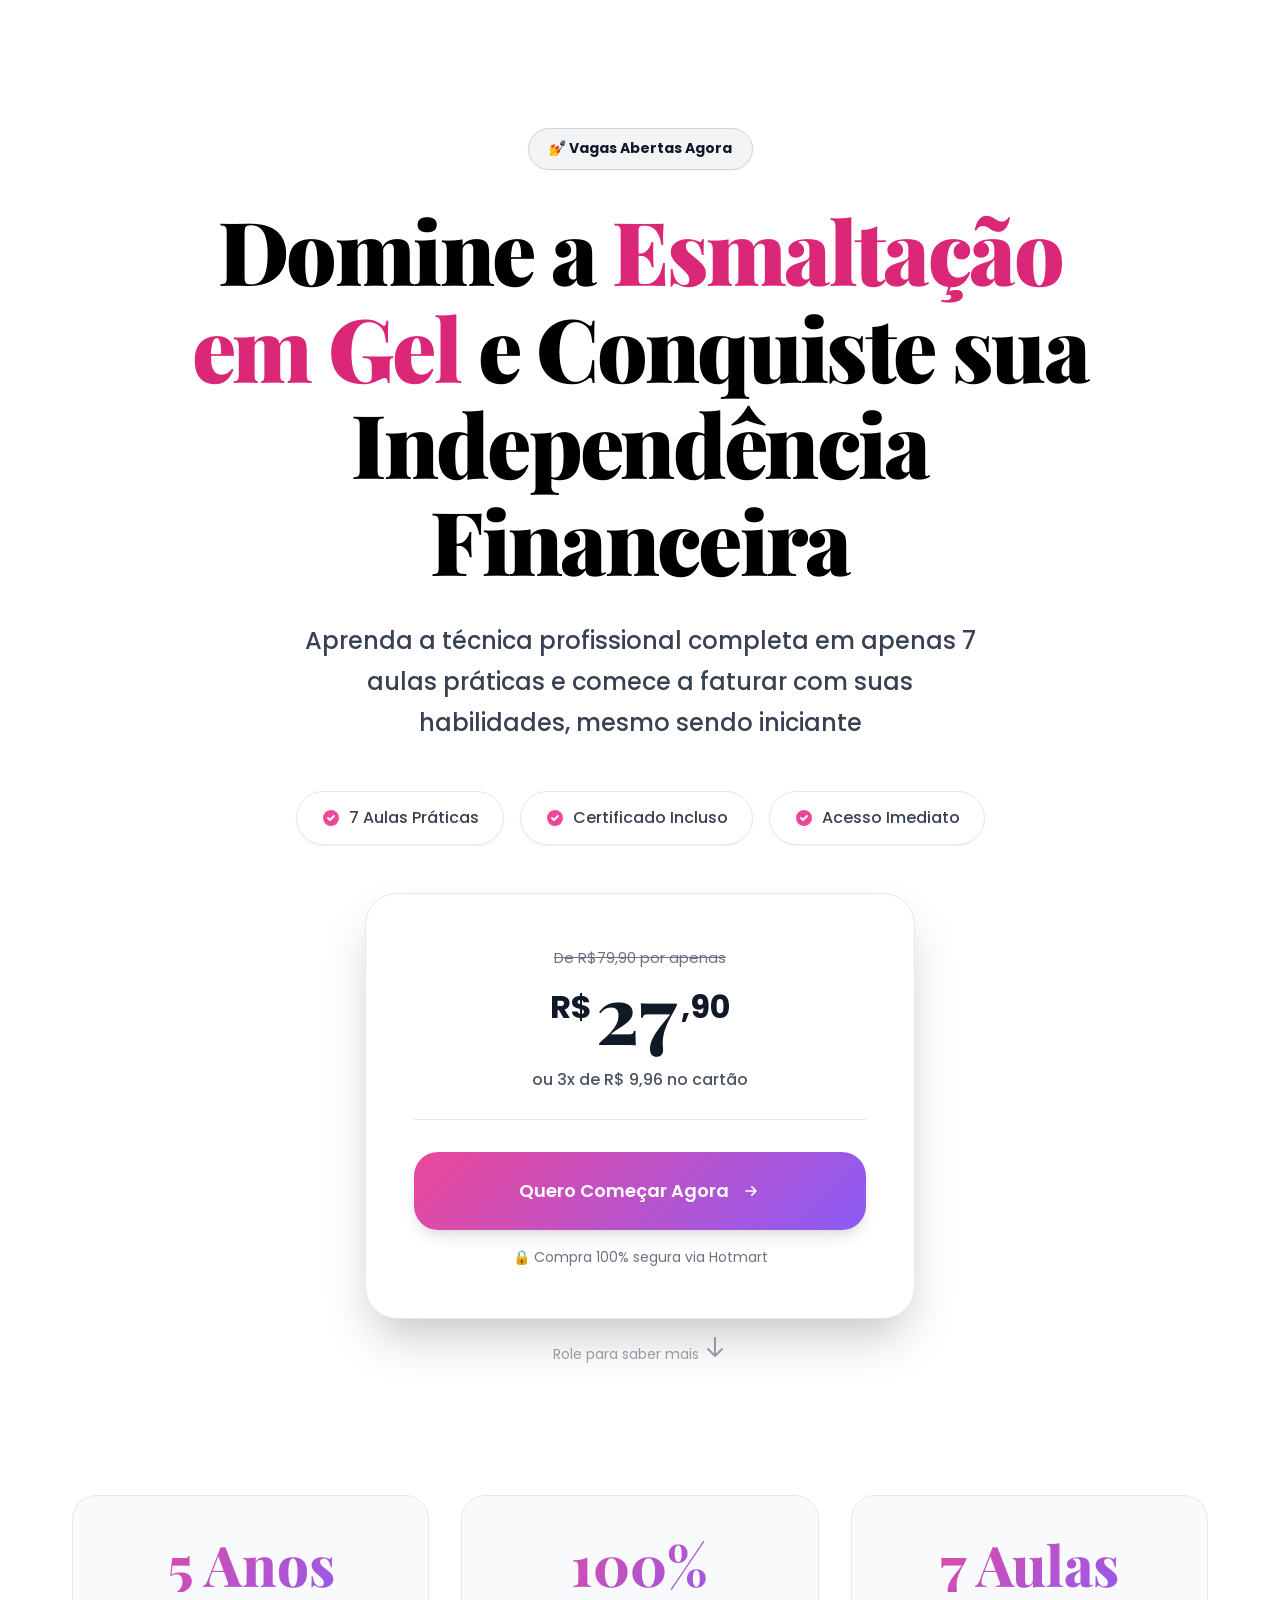
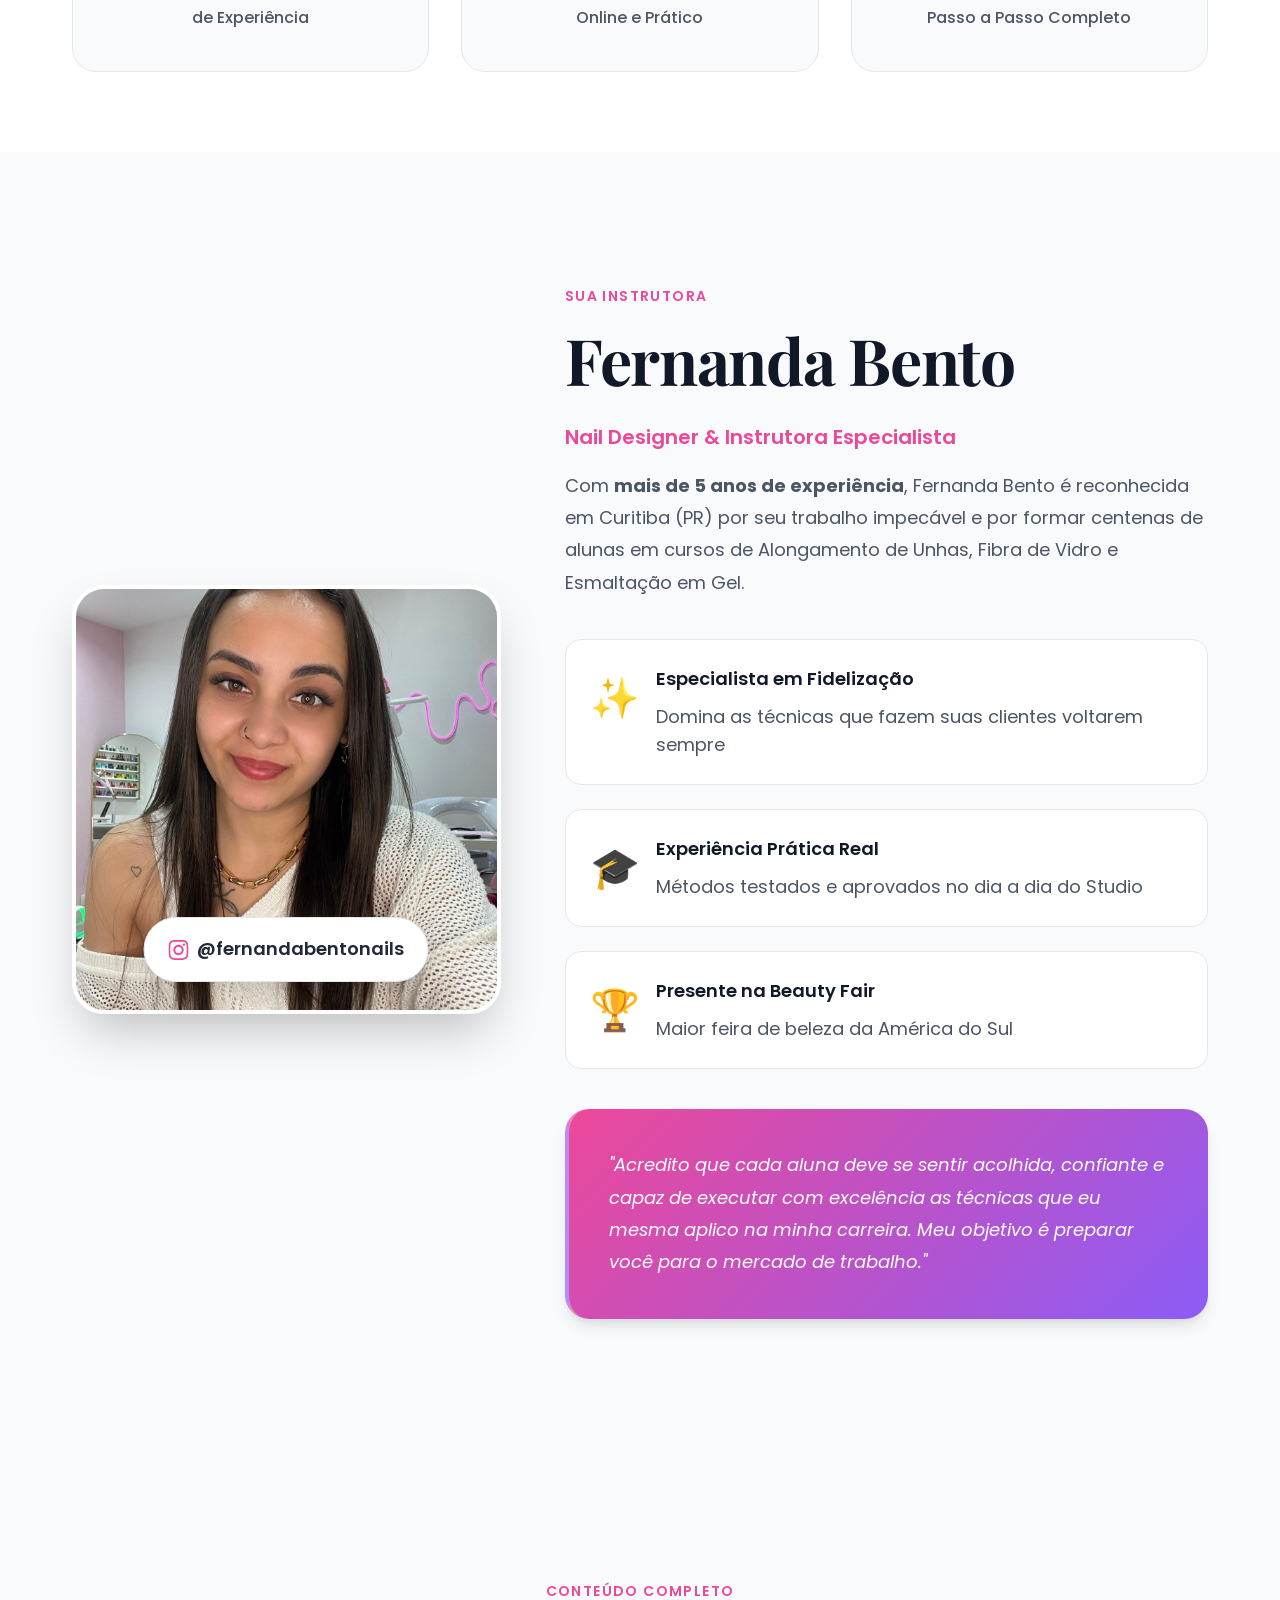
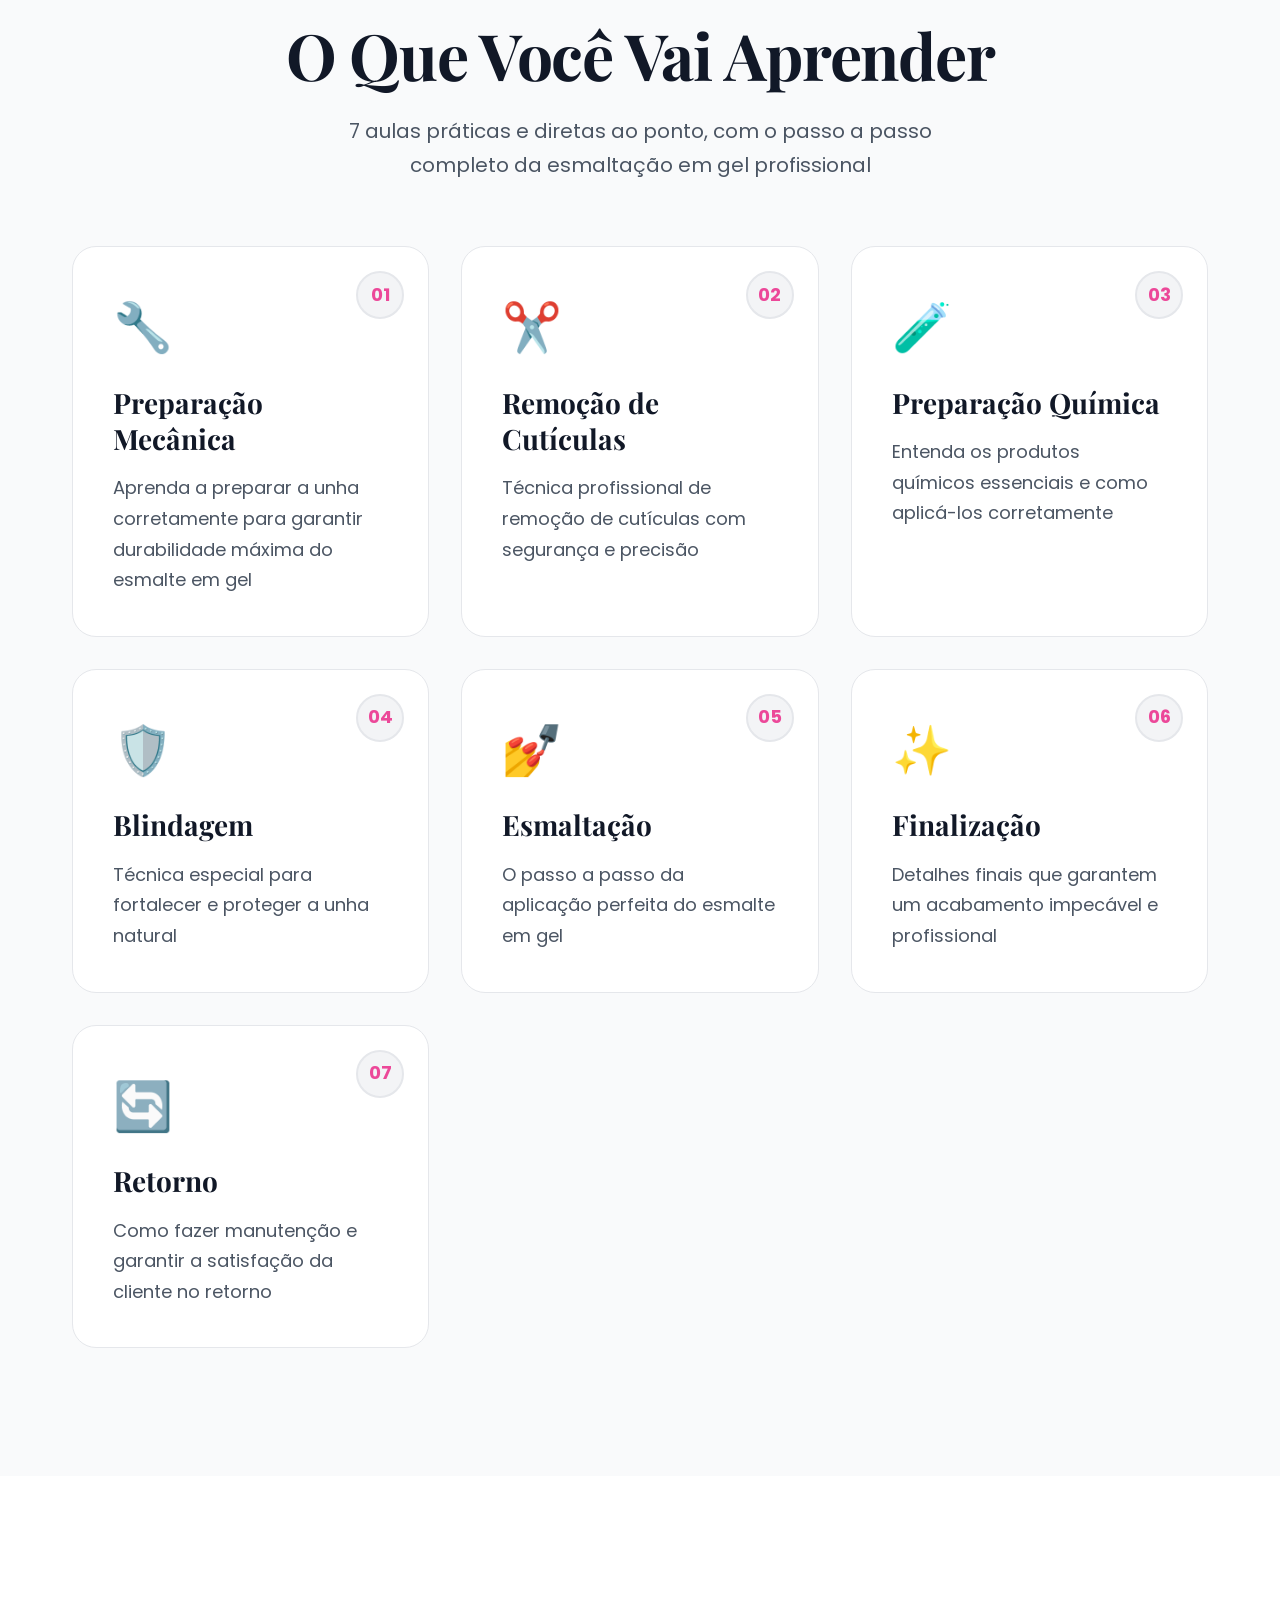
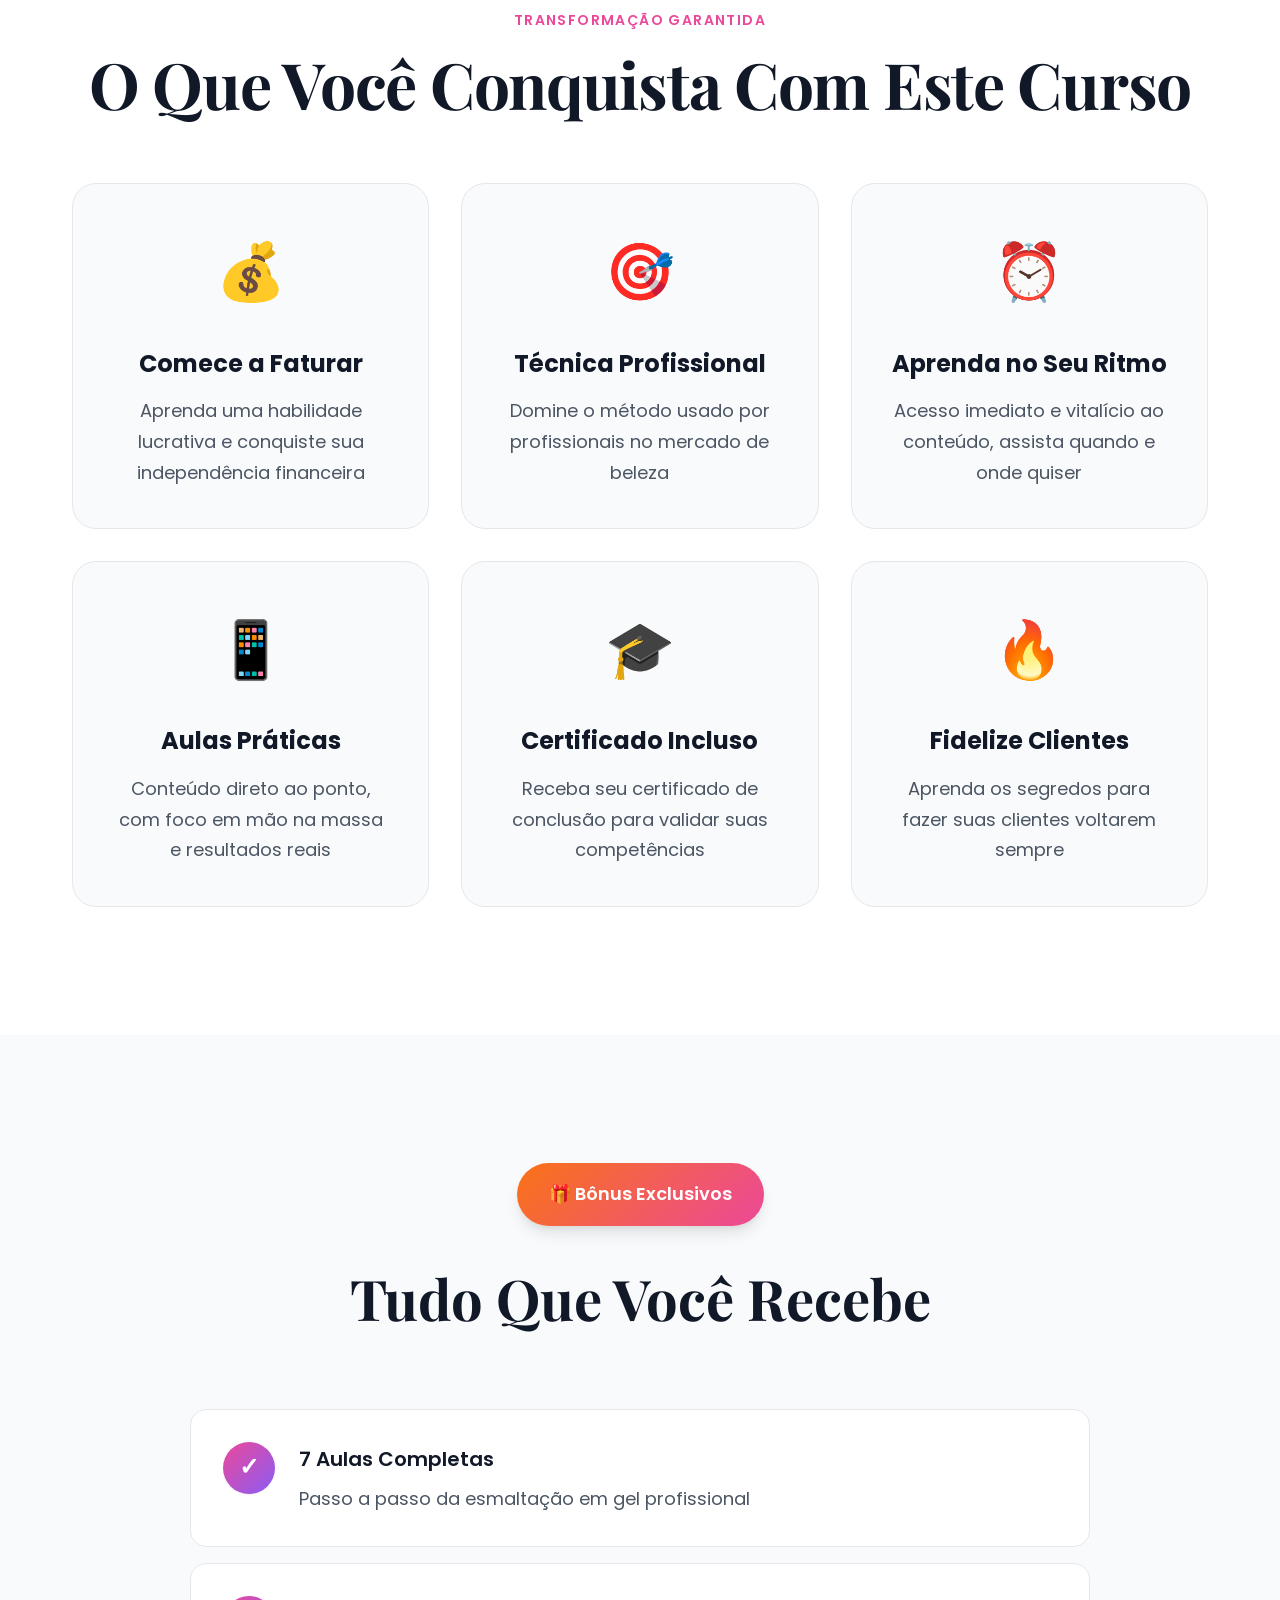
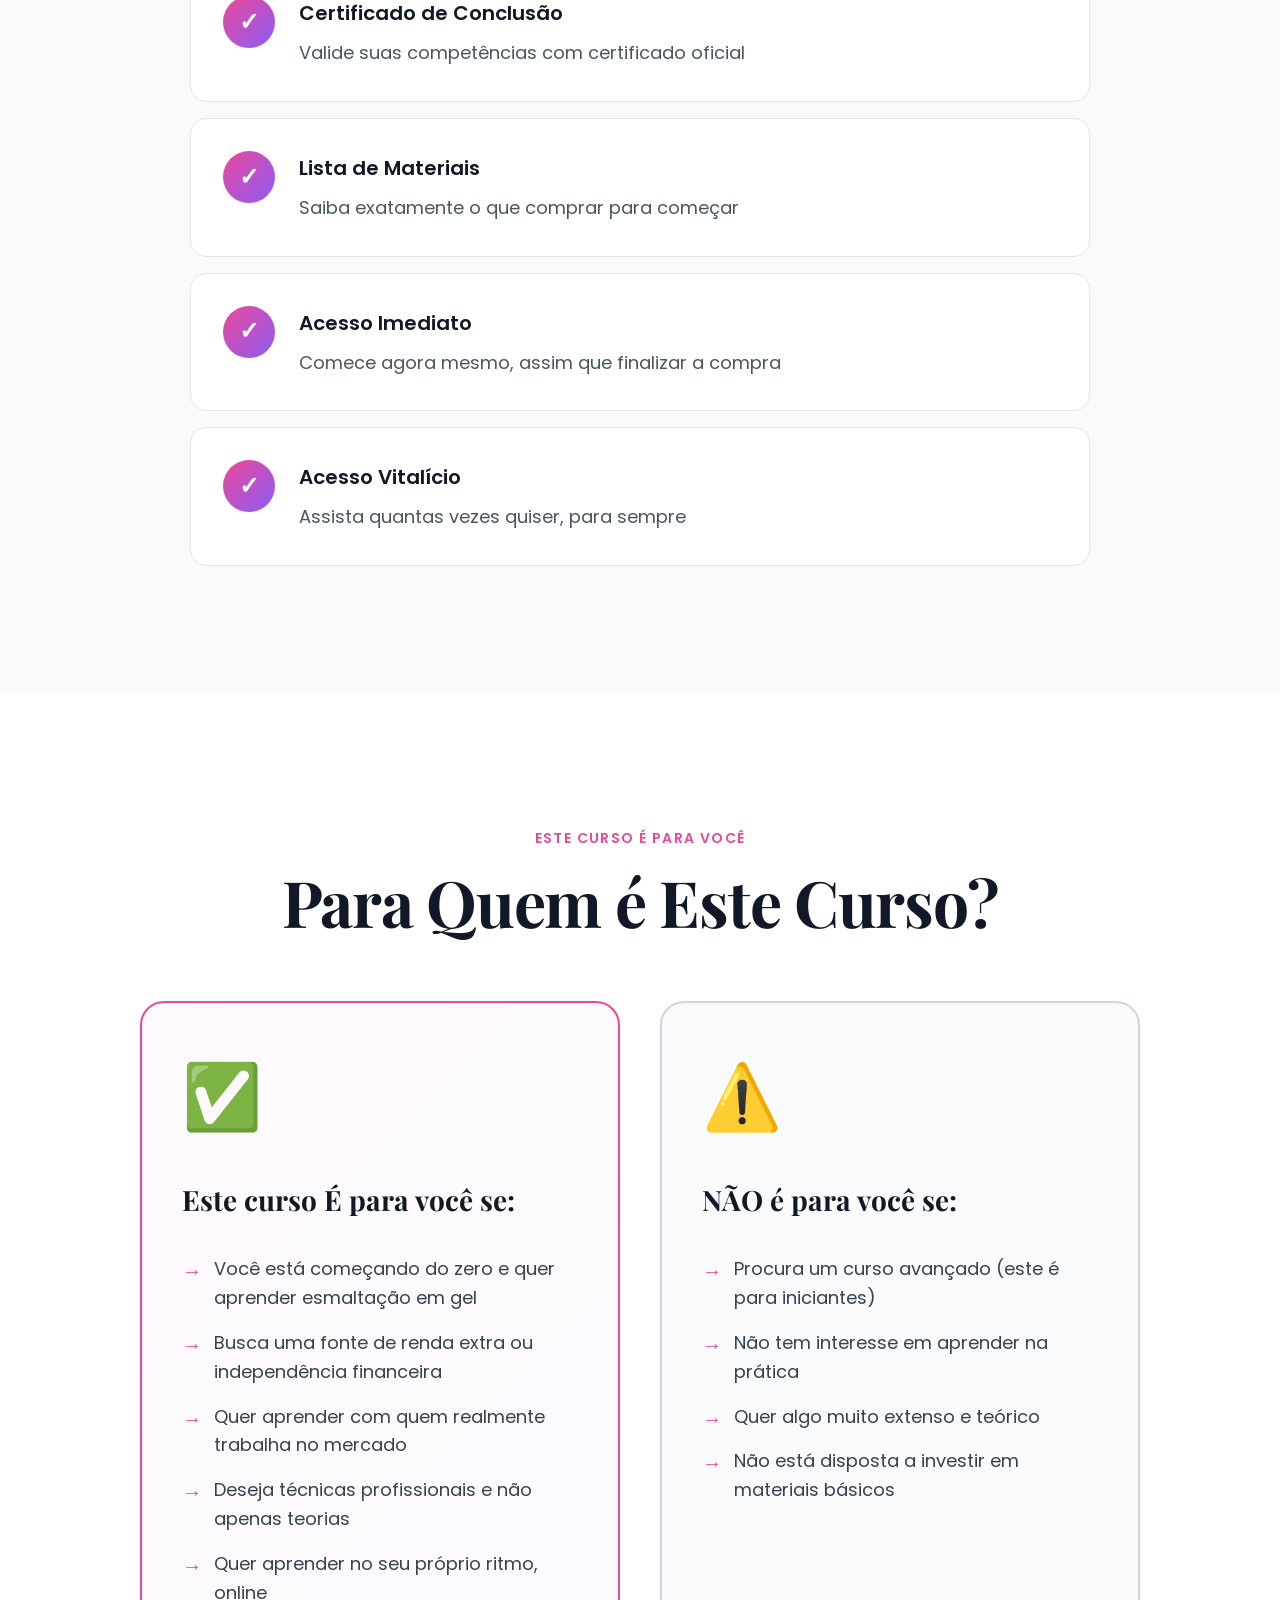
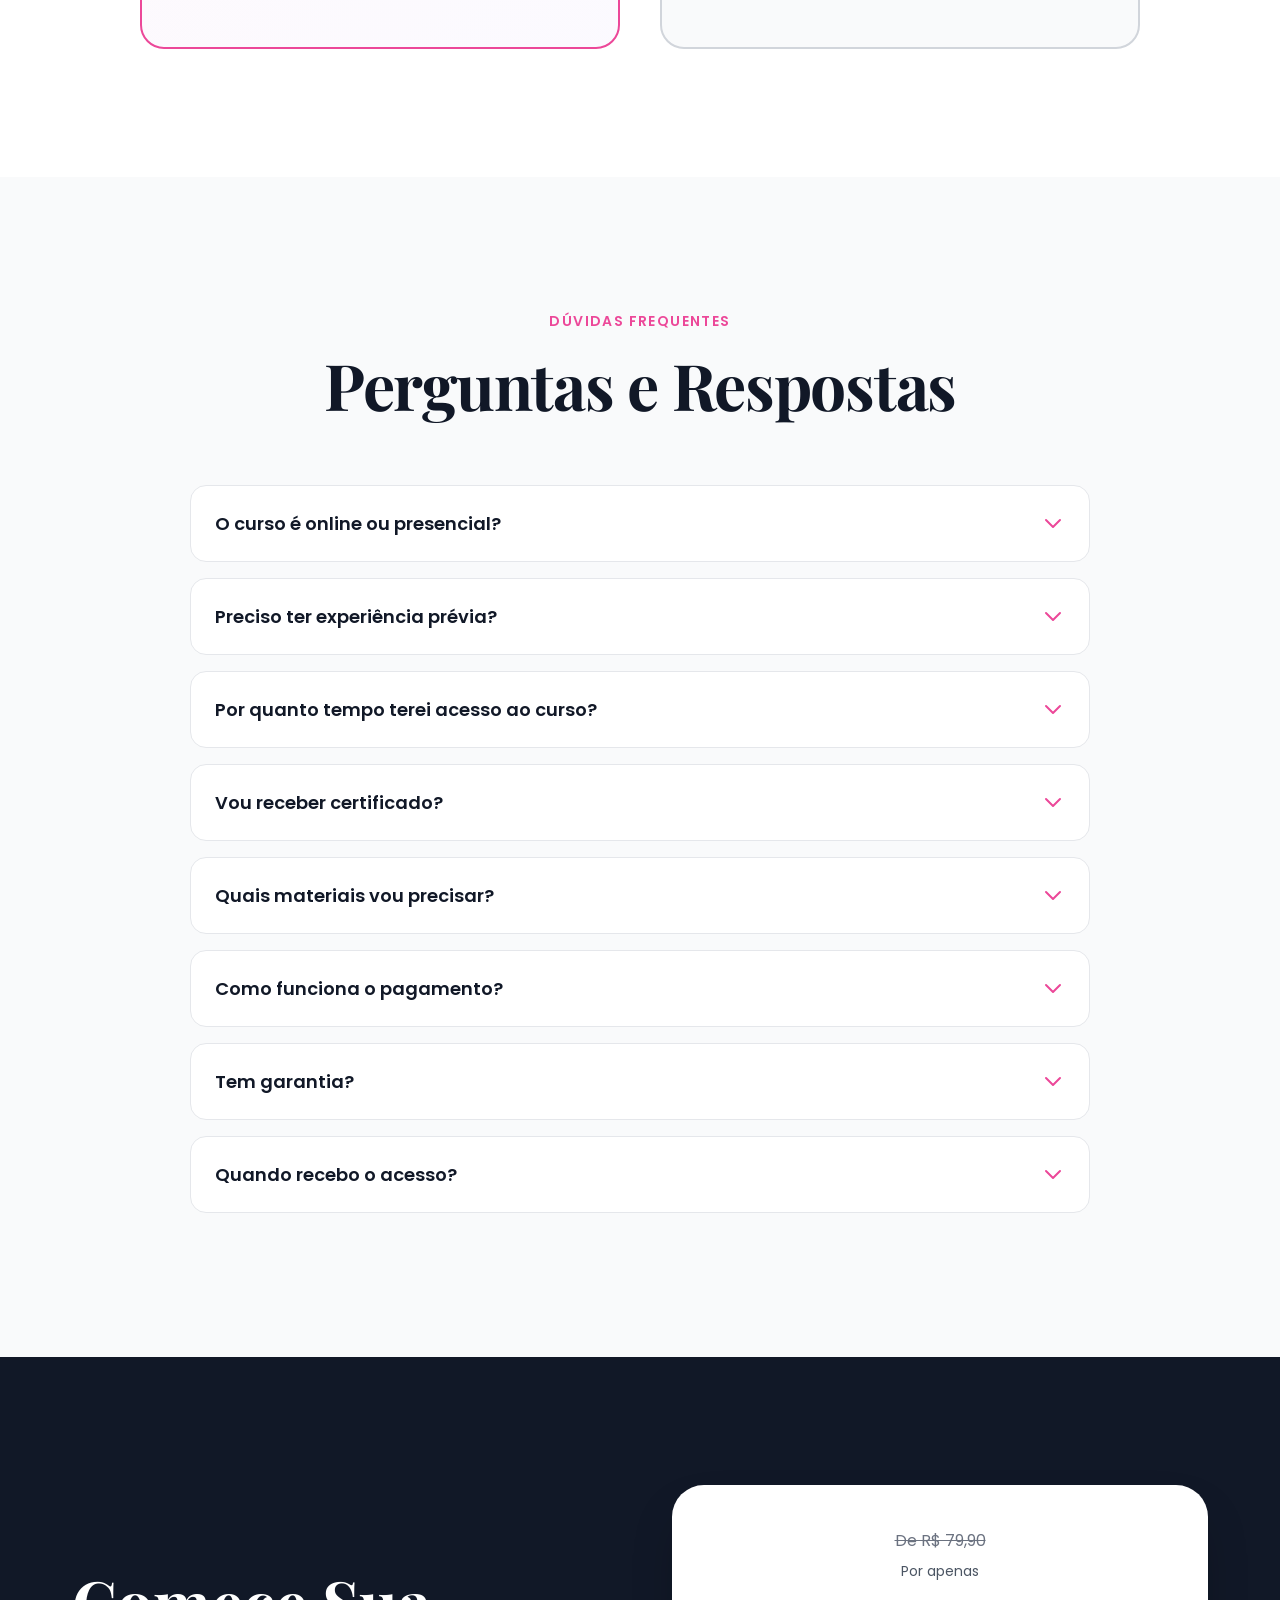
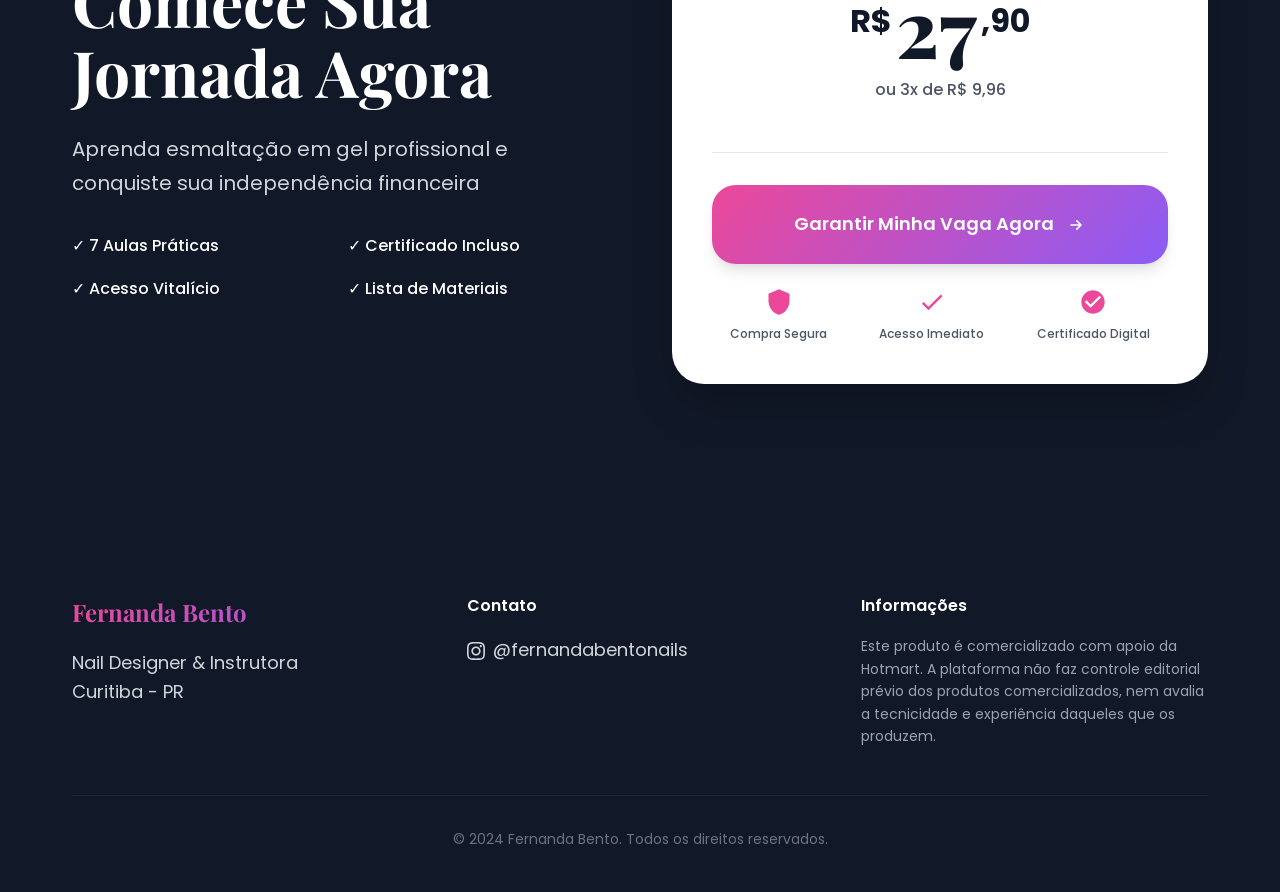
<file: index.html>
<!DOCTYPE html>
<html lang="pt-BR">
<head>
    <meta charset="UTF-8">
    <meta name="viewport" content="width=device-width, initial-scale=1.0">
    <meta name="description" content="Aprenda Esmaltação em Gel Profissional com Fernanda Bento. Curso online completo para iniciantes. Certificado incluído. De R$97 por apenas R$47,90">
    <meta name="keywords" content="esmaltação em gel, curso de unhas, nail design, curso online, manicure profissional">
    <meta name="author" content="Fernanda Bento">

    <!-- Open Graph / Facebook -->
    <meta property="og:type" content="website">
    <meta property="og:title" content="Esmaltação em Gel Lucrativa - Curso com Fernanda Bento">
    <meta property="og:description" content="Aprenda a técnica profissional de esmaltação em gel e comece a faturar com suas habilidades!">

    <!-- Favicon -->
    <link rel="icon" type="image/png" href="data:image/svg+xml,<svg xmlns='http://www.w3.org/2000/svg' viewBox='0 0 100 100'><text y='.9em' font-size='90'>💅</text></svg>">

    <title>Esmaltação em Gel Lucrativa | Curso com Fernanda Bento</title>
    <link rel="stylesheet" href="assets/css/styles.css">

    <!-- Google Fonts -->
    <link rel="preconnect" href="https://fonts.googleapis.com">
    <link rel="preconnect" href="https://fonts.gstatic.com" crossorigin>
    <link href="https://fonts.googleapis.com/css2?family=Playfair+Display:wght@400;600;700&family=Poppins:wght@300;400;500;600;700&display=swap" rel="stylesheet">

    <!-- Facebook Pixel Code (Direct Implementation - v2024-11-19) -->
    <script>
    console.log('🚀 Loading Facebook Pixel Code...');
    !function(f,b,e,v,n,t,s)
    {if(f.fbq)return;n=f.fbq=function(){n.callMethod?
    n.callMethod.apply(n,arguments):n.queue.push(arguments)};
    if(!f._fbq)f._fbq=n;n.push=n;n.loaded=!0;n.version='2.0';
    n.queue=[];t=b.createElement(e);t.async=!0;
    t.src=v;s=b.getElementsByTagName(e)[0];
    s.parentNode.insertBefore(t,s)}(window, document,'script',
    'https://connect.facebook.net/en_US/fbevents.js');
    fbq('init', '14042721048079');
    fbq('track', 'PageView');
    console.log('🔥 Facebook Pixel loaded DIRECTLY - v2024-11-19');
    </script>
    <noscript><img height="1" width="1" style="display:none"
    src="https://www.facebook.com/tr?id=14042721048079&ev=PageView&noscript=1"
    /></noscript>
    <!-- End Facebook Pixel Code -->

    <!-- Initialize dataLayer BEFORE GTM -->
    <script>
        window.dataLayer = window.dataLayer || [];
    </script>

    <!-- Google Tag Manager -->
    <script>(function(w,d,s,l,i){w[l]=w[l]||[];w[l].push({'gtm.start':
    new Date().getTime(),event:'gtm.js'});var f=d.getElementsByTagName(s)[0],
    j=d.createElement(s),dl=l!='dataLayer'?'&l='+l:'';j.async=true;j.src=
    'https://www.googletagmanager.com/gtm.js?id='+i+dl;f.parentNode.insertBefore(j,f);
    })(window,document,'script','dataLayer','GTM-N2C8BZX8');</script>
    <!-- End Google Tag Manager -->
</head>
<body>

    <!-- Google Tag Manager (noscript) -->
    <noscript><iframe src="https://www.googletagmanager.com/ns.html?id=GTM-N2C8BZX8"
    height="0" width="0" style="display:none;visibility:hidden"></iframe></noscript>
    <!-- End Google Tag Manager (noscript) -->

    <!-- Hero Section -->
    <section class="hero">
        <div class="hero-overlay"></div>
        <div class="container">
            <div class="hero-content">
                <div class="badge">💅 Vagas Abertas Agora</div>
                <h1 class="hero-title">
                    Domine a <span class="highlight">Esmaltação em Gel</span> e Conquiste sua Independência Financeira
                </h1>
                <p class="hero-subtitle">
                    Aprenda a técnica profissional completa em apenas 7 aulas práticas e comece a faturar com suas habilidades, mesmo sendo iniciante
                </p>
                <div class="hero-features">
                    <div class="feature-item">
                        <svg class="icon" fill="currentColor" viewBox="0 0 20 20">
                            <path fill-rule="evenodd" d="M10 18a8 8 0 100-16 8 8 0 000 16zm3.707-9.293a1 1 0 00-1.414-1.414L9 10.586 7.707 9.293a1 1 0 00-1.414 1.414l2 2a1 1 0 001.414 0l4-4z" clip-rule="evenodd"/>
                        </svg>
                        <span>7 Aulas Práticas</span>
                    </div>
                    <div class="feature-item">
                        <svg class="icon" fill="currentColor" viewBox="0 0 20 20">
                            <path fill-rule="evenodd" d="M10 18a8 8 0 100-16 8 8 0 000 16zm3.707-9.293a1 1 0 00-1.414-1.414L9 10.586 7.707 9.293a1 1 0 00-1.414 1.414l2 2a1 1 0 001.414 0l4-4z" clip-rule="evenodd"/>
                        </svg>
                        <span>Certificado Incluso</span>
                    </div>
                    <div class="feature-item">
                        <svg class="icon" fill="currentColor" viewBox="0 0 20 20">
                            <path fill-rule="evenodd" d="M10 18a8 8 0 100-16 8 8 0 000 16zm3.707-9.293a1 1 0 00-1.414-1.414L9 10.586 7.707 9.293a1 1 0 00-1.414 1.414l2 2a1 1 0 001.414 0l4-4z" clip-rule="evenodd"/>
                        </svg>
                        <span>Acesso Imediato</span>
                    </div>
                </div>
                <div class="cta-box">
                    <div class="price-box">
                        <span class="price-label">De R$79,90 por apenas</span>
                        <div class="price">
                            <span class="currency">R$</span>
                            <span class="amount">27</span>
                            <span class="cents">,90</span>
                        </div>
                        <span class="installment">ou 3x de R$ 9,96 no cartão</span>
                    </div>
                    <a href="https://pay.hotmart.com/W102880769E?checkoutMode=10&bid=1763115724709" class="cta-button pulse" target="_blank" rel="noopener">
                        <span>Quero Começar Agora</span>
                        <svg class="arrow" fill="none" stroke="currentColor" viewBox="0 0 24 24">
                            <path stroke-linecap="round" stroke-linejoin="round" stroke-width="2" d="M13 7l5 5m0 0l-5 5m5-5H6"/>
                        </svg>
                    </a>
                    <p class="security-text">🔒 Compra 100% segura via Hotmart</p>
                </div>
            </div>
        </div>
        <div class="scroll-indicator">
            <span>Role para saber mais</span>
            <svg class="arrow-down" fill="none" stroke="currentColor" viewBox="0 0 24 24">
                <path stroke-linecap="round" stroke-linejoin="round" stroke-width="2" d="M19 14l-7 7m0 0l-7-7m7 7V3"/>
            </svg>
        </div>
    </section>

    <!-- Social Proof -->
    <section class="social-proof">
        <div class="container">
            <div class="stats">
                <div class="stat-item">
                    <div class="stat-number">5 Anos</div>
                    <div class="stat-label">de Experiência</div>
                </div>
                <div class="stat-item">
                    <div class="stat-number">100%</div>
                    <div class="stat-label">Online e Prático</div>
                </div>
                <div class="stat-item">
                    <div class="stat-number">7 Aulas</div>
                    <div class="stat-label">Passo a Passo Completo</div>
                </div>
            </div>
        </div>
    </section>

    <!-- About Instructor -->
    <section class="about-instructor">
        <div class="container">
            <div class="about-content">
                <div class="about-image">
                    <div class="image-placeholder">
                        <img src="assets/images/fernanda.jpeg" alt="Fernanda Bento - Nail Designer e Instrutora" loading="lazy">
                    </div>
                    <div class="instagram-badge">
                        <svg viewBox="0 0 24 24" fill="currentColor">
                            <path d="M12 2.163c3.204 0 3.584.012 4.85.07 3.252.148 4.771 1.691 4.919 4.919.058 1.265.069 1.645.069 4.849 0 3.205-.012 3.584-.069 4.849-.149 3.225-1.664 4.771-4.919 4.919-1.266.058-1.644.07-4.85.07-3.204 0-3.584-.012-4.849-.07-3.26-.149-4.771-1.699-4.919-4.92-.058-1.265-.07-1.644-.07-4.849 0-3.204.013-3.583.07-4.849.149-3.227 1.664-4.771 4.919-4.919 1.266-.057 1.645-.069 4.849-.069zm0-2.163c-3.259 0-3.667.014-4.947.072-4.358.2-6.78 2.618-6.98 6.98-.059 1.281-.073 1.689-.073 4.948 0 3.259.014 3.668.072 4.948.2 4.358 2.618 6.78 6.98 6.98 1.281.058 1.689.072 4.948.072 3.259 0 3.668-.014 4.948-.072 4.354-.2 6.782-2.618 6.979-6.98.059-1.28.073-1.689.073-4.948 0-3.259-.014-3.667-.072-4.947-.196-4.354-2.617-6.78-6.979-6.98-1.281-.059-1.69-.073-4.949-.073zm0 5.838c-3.403 0-6.162 2.759-6.162 6.162s2.759 6.163 6.162 6.163 6.162-2.759 6.162-6.163c0-3.403-2.759-6.162-6.162-6.162zm0 10.162c-2.209 0-4-1.79-4-4 0-2.209 1.791-4 4-4s4 1.791 4 4c0 2.21-1.791 4-4 4zm6.406-11.845c-.796 0-1.441.645-1.441 1.44s.645 1.44 1.441 1.44c.795 0 1.439-.645 1.439-1.44s-.644-1.44-1.439-1.44z"/>
                        </svg>
                        <span>@fernandabentonails</span>
                    </div>
                </div>
                <div class="about-text">
                    <span class="section-label">Sua Instrutora</span>
                    <h2 class="section-title">Fernanda Bento</h2>
                    <p class="subtitle">Nail Designer & Instrutora Especialista</p>

                    <p class="description">
                        Com <strong>mais de 5 anos de experiência</strong>, Fernanda Bento é reconhecida em Curitiba (PR) por seu trabalho impecável e por formar centenas de alunas em cursos de Alongamento de Unhas, Fibra de Vidro e Esmaltação em Gel.
                    </p>

                    <div class="highlights">
                        <div class="highlight-item">
                            <div class="highlight-icon">✨</div>
                            <div>
                                <strong>Especialista em Fidelização</strong>
                                <p>Domina as técnicas que fazem suas clientes voltarem sempre</p>
                            </div>
                        </div>
                        <div class="highlight-item">
                            <div class="highlight-icon">🎓</div>
                            <div>
                                <strong>Experiência Prática Real</strong>
                                <p>Métodos testados e aprovados no dia a dia do Studio</p>
                            </div>
                        </div>
                        <div class="highlight-item">
                            <div class="highlight-icon">🏆</div>
                            <div>
                                <strong>Presente na Beauty Fair</strong>
                                <p>Maior feira de beleza da América do Sul</p>
                            </div>
                        </div>
                    </div>

                    <blockquote class="quote">
                        "Acredito que cada aluna deve se sentir acolhida, confiante e capaz de executar com excelência as técnicas que eu mesma aplico na minha carreira. Meu objetivo é preparar você para o mercado de trabalho."
                    </blockquote>
                </div>
            </div>
        </div>
    </section>

    <!-- Course Content -->
    <section class="course-content">
        <div class="container">
            <div class="section-header">
                <span class="section-label">Conteúdo Completo</span>
                <h2 class="section-title">O Que Você Vai Aprender</h2>
                <p class="section-description">
                    7 aulas práticas e diretas ao ponto, com o passo a passo completo da esmaltação em gel profissional
                </p>
            </div>

            <div class="modules-grid">
                <div class="module-card">
                    <div class="module-number">01</div>
                    <div class="module-icon">🔧</div>
                    <h3 class="module-title">Preparação Mecânica</h3>
                    <p class="module-description">Aprenda a preparar a unha corretamente para garantir durabilidade máxima do esmalte em gel</p>
                </div>

                <div class="module-card">
                    <div class="module-number">02</div>
                    <div class="module-icon">✂️</div>
                    <h3 class="module-title">Remoção de Cutículas</h3>
                    <p class="module-description">Técnica profissional de remoção de cutículas com segurança e precisão</p>
                </div>

                <div class="module-card">
                    <div class="module-number">03</div>
                    <div class="module-icon">🧪</div>
                    <h3 class="module-title">Preparação Química</h3>
                    <p class="module-description">Entenda os produtos químicos essenciais e como aplicá-los corretamente</p>
                </div>

                <div class="module-card">
                    <div class="module-number">04</div>
                    <div class="module-icon">🛡️</div>
                    <h3 class="module-title">Blindagem</h3>
                    <p class="module-description">Técnica especial para fortalecer e proteger a unha natural</p>
                </div>

                <div class="module-card">
                    <div class="module-number">05</div>
                    <div class="module-icon">💅</div>
                    <h3 class="module-title">Esmaltação</h3>
                    <p class="module-description">O passo a passo da aplicação perfeita do esmalte em gel</p>
                </div>

                <div class="module-card">
                    <div class="module-number">06</div>
                    <div class="module-icon">✨</div>
                    <h3 class="module-title">Finalização</h3>
                    <p class="module-description">Detalhes finais que garantem um acabamento impecável e profissional</p>
                </div>

                <div class="module-card">
                    <div class="module-number">07</div>
                    <div class="module-icon">🔄</div>
                    <h3 class="module-title">Retorno</h3>
                    <p class="module-description">Como fazer manutenção e garantir a satisfação da cliente no retorno</p>
                </div>
            </div>
        </div>
    </section>

    <!-- Benefits -->
    <section class="benefits">
        <div class="container">
            <div class="section-header">
                <span class="section-label">Transformação Garantida</span>
                <h2 class="section-title">O Que Você Conquista Com Este Curso</h2>
            </div>

            <div class="benefits-grid">
                <div class="benefit-card">
                    <div class="benefit-icon">💰</div>
                    <h3>Comece a Faturar</h3>
                    <p>Aprenda uma habilidade lucrativa e conquiste sua independência financeira</p>
                </div>

                <div class="benefit-card">
                    <div class="benefit-icon">🎯</div>
                    <h3>Técnica Profissional</h3>
                    <p>Domine o método usado por profissionais no mercado de beleza</p>
                </div>

                <div class="benefit-card">
                    <div class="benefit-icon">⏰</div>
                    <h3>Aprenda no Seu Ritmo</h3>
                    <p>Acesso imediato e vitalício ao conteúdo, assista quando e onde quiser</p>
                </div>

                <div class="benefit-card">
                    <div class="benefit-icon">📱</div>
                    <h3>Aulas Práticas</h3>
                    <p>Conteúdo direto ao ponto, com foco em mão na massa e resultados reais</p>
                </div>

                <div class="benefit-card">
                    <div class="benefit-icon">🎓</div>
                    <h3>Certificado Incluso</h3>
                    <p>Receba seu certificado de conclusão para validar suas competências</p>
                </div>

                <div class="benefit-card">
                    <div class="benefit-icon">🔥</div>
                    <h3>Fidelize Clientes</h3>
                    <p>Aprenda os segredos para fazer suas clientes voltarem sempre</p>
                </div>
            </div>
        </div>
    </section>

    <!-- Bonus -->
    <section class="bonus">
        <div class="container">
            <div class="bonus-content">
                <div class="bonus-header">
                    <span class="bonus-badge">🎁 Bônus Exclusivos</span>
                    <h2>Tudo Que Você Recebe</h2>
                </div>

                <div class="bonus-items">
                    <div class="bonus-item">
                        <div class="bonus-check">✓</div>
                        <div class="bonus-text">
                            <strong>7 Aulas Completas</strong>
                            <span>Passo a passo da esmaltação em gel profissional</span>
                        </div>
                    </div>

                    <div class="bonus-item">
                        <div class="bonus-check">✓</div>
                        <div class="bonus-text">
                            <strong>Certificado de Conclusão</strong>
                            <span>Valide suas competências com certificado oficial</span>
                        </div>
                    </div>

                    <div class="bonus-item">
                        <div class="bonus-check">✓</div>
                        <div class="bonus-text">
                            <strong>Lista de Materiais</strong>
                            <span>Saiba exatamente o que comprar para começar</span>
                        </div>
                    </div>

                    <div class="bonus-item">
                        <div class="bonus-check">✓</div>
                        <div class="bonus-text">
                            <strong>Acesso Imediato</strong>
                            <span>Comece agora mesmo, assim que finalizar a compra</span>
                        </div>
                    </div>

                    <div class="bonus-item">
                        <div class="bonus-check">✓</div>
                        <div class="bonus-text">
                            <strong>Acesso Vitalício</strong>
                            <span>Assista quantas vezes quiser, para sempre</span>
                        </div>
                    </div>
                </div>
            </div>
        </div>
    </section>

    <!-- For Who -->
    <section class="for-who">
        <div class="container">
            <div class="section-header">
                <span class="section-label">Este Curso é Para Você</span>
                <h2 class="section-title">Para Quem é Este Curso?</h2>
            </div>

            <div class="for-who-grid">
                <div class="for-who-card yes">
                    <div class="card-icon">✅</div>
                    <h3>Este curso É para você se:</h3>
                    <ul>
                        <li>Você está começando do zero e quer aprender esmaltação em gel</li>
                        <li>Busca uma fonte de renda extra ou independência financeira</li>
                        <li>Quer aprender com quem realmente trabalha no mercado</li>
                        <li>Deseja técnicas profissionais e não apenas teorias</li>
                        <li>Quer aprender no seu próprio ritmo, online</li>
                    </ul>
                </div>

                <div class="for-who-card no">
                    <div class="card-icon">⚠️</div>
                    <h3>NÃO é para você se:</h3>
                    <ul>
                        <li>Procura um curso avançado (este é para iniciantes)</li>
                        <li>Não tem interesse em aprender na prática</li>
                        <li>Quer algo muito extenso e teórico</li>
                        <li>Não está disposta a investir em materiais básicos</li>
                    </ul>
                </div>
            </div>
        </div>
    </section>

    <!-- FAQ -->
    <section class="faq">
        <div class="container">
            <div class="section-header">
                <span class="section-label">Dúvidas Frequentes</span>
                <h2 class="section-title">Perguntas e Respostas</h2>
            </div>

            <div class="faq-list">
                <div class="faq-item">
                    <button class="faq-question">
                        <span>O curso é online ou presencial?</span>
                        <svg class="faq-icon" fill="none" stroke="currentColor" viewBox="0 0 24 24">
                            <path stroke-linecap="round" stroke-linejoin="round" stroke-width="2" d="M19 9l-7 7-7-7"/>
                        </svg>
                    </button>
                    <div class="faq-answer">
                        <p>O curso é 100% online e gravado. Você recebe acesso imediato após a compra e pode assistir quando e onde quiser, no seu próprio ritmo.</p>
                    </div>
                </div>

                <div class="faq-item">
                    <button class="faq-question">
                        <span>Preciso ter experiência prévia?</span>
                        <svg class="faq-icon" fill="none" stroke="currentColor" viewBox="0 0 24 24">
                            <path stroke-linecap="round" stroke-linejoin="round" stroke-width="2" d="M19 9l-7 7-7-7"/>
                        </svg>
                    </button>
                    <div class="faq-answer">
                        <p>Não! Este curso foi criado especialmente para iniciantes. Você aprenderá desde o básico até técnicas profissionais.</p>
                    </div>
                </div>

                <div class="faq-item">
                    <button class="faq-question">
                        <span>Por quanto tempo terei acesso ao curso?</span>
                        <svg class="faq-icon" fill="none" stroke="currentColor" viewBox="0 0 24 24">
                            <path stroke-linecap="round" stroke-linejoin="round" stroke-width="2" d="M19 9l-7 7-7-7"/>
                        </svg>
                    </button>
                    <div class="faq-answer">
                        <p>Seu acesso é vitalício! Você pode assistir as aulas quantas vezes quiser, para sempre.</p>
                    </div>
                </div>

                <div class="faq-item">
                    <button class="faq-question">
                        <span>Vou receber certificado?</span>
                        <svg class="faq-icon" fill="none" stroke="currentColor" viewBox="0 0 24 24">
                            <path stroke-linecap="round" stroke-linejoin="round" stroke-width="2" d="M19 9l-7 7-7-7"/>
                        </svg>
                    </button>
                    <div class="faq-answer">
                        <p>Sim! Ao concluir o curso você receberá um certificado de conclusão para comprovar suas habilidades.</p>
                    </div>
                </div>

                <div class="faq-item">
                    <button class="faq-question">
                        <span>Quais materiais vou precisar?</span>
                        <svg class="faq-icon" fill="none" stroke="currentColor" viewBox="0 0 24 24">
                            <path stroke-linecap="round" stroke-linejoin="round" stroke-width="2" d="M19 9l-7 7-7-7"/>
                        </svg>
                    </button>
                    <div class="faq-answer">
                        <p>O curso inclui uma lista completa com todos os materiais necessários para você começar. São produtos básicos e acessíveis para iniciantes.</p>
                    </div>
                </div>

                <div class="faq-item">
                    <button class="faq-question">
                        <span>Como funciona o pagamento?</span>
                        <svg class="faq-icon" fill="none" stroke="currentColor" viewBox="0 0 24 24">
                            <path stroke-linecap="round" stroke-linejoin="round" stroke-width="2" d="M19 9l-7 7-7-7"/>
                        </svg>
                    </button>
                    <div class="faq-answer">
                        <p>Você pode pagar à vista por R$47,90 ou parcelar em até 6x de R$8,99 no cartão de crédito. O pagamento é 100% seguro via Hotmart.</p>
                    </div>
                </div>

                <div class="faq-item">
                    <button class="faq-question">
                        <span>Tem garantia?</span>
                        <svg class="faq-icon" fill="none" stroke="currentColor" viewBox="0 0 24 24">
                            <path stroke-linecap="round" stroke-linejoin="round" stroke-width="2" d="M19 9l-7 7-7-7"/>
                        </svg>
                    </button>
                    <div class="faq-answer">
                        <p>A garantia segue a política padrão da Hotmart de 7 dias. Se você não ficar satisfeita, pode solicitar o reembolso dentro deste prazo.</p>
                    </div>
                </div>

                <div class="faq-item">
                    <button class="faq-question">
                        <span>Quando recebo o acesso?</span>
                        <svg class="faq-icon" fill="none" stroke="currentColor" viewBox="0 0 24 24">
                            <path stroke-linecap="round" stroke-linejoin="round" stroke-width="2" d="M19 9l-7 7-7-7"/>
                        </svg>
                    </button>
                    <div class="faq-answer">
                        <p>O acesso é imediato! Assim que seu pagamento for confirmado, você recebe os dados de login no e-mail e já pode começar a assistir.</p>
                    </div>
                </div>
            </div>
        </div>
    </section>

    <!-- Final CTA -->
    <section class="final-cta">
        <div class="container">
            <div class="cta-content">
                <div class="cta-text">
                    <h2>Comece Sua Jornada Agora</h2>
                    <p>Aprenda esmaltação em gel profissional e conquiste sua independência financeira</p>

                    <div class="cta-features">
                        <div class="cta-feature">✓ 7 Aulas Práticas</div>
                        <div class="cta-feature">✓ Certificado Incluso</div>
                        <div class="cta-feature">✓ Acesso Vitalício</div>
                        <div class="cta-feature">✓ Lista de Materiais</div>
                    </div>
                </div>

                <div class="cta-box-final">
                    <div class="price-highlight">
                        <span class="old-price">De R$ 79,90</span>
                        <div class="current-price">
                            <span class="price-text">Por apenas</span>
                            <div class="price-value">
                                <span class="currency">R$</span>
                                <span class="amount">27</span>
                                <span class="cents">,90</span>
                            </div>
                            <span class="installment-text">ou 3x de R$ 9,96</span>
                        </div>
                    </div>

                    <a href="https://pay.hotmart.com/W102880769E?checkoutMode=10&bid=1763115724709" class="cta-button-final pulse" target="_blank" rel="noopener">
                        <span>Garantir Minha Vaga Agora</span>
                        <svg class="arrow" fill="none" stroke="currentColor" viewBox="0 0 24 24">
                            <path stroke-linecap="round" stroke-linejoin="round" stroke-width="2" d="M13 7l5 5m0 0l-5 5m5-5H6"/>
                        </svg>
                    </a>

                    <div class="security-badges">
                        <div class="badge-item">
                            <svg viewBox="0 0 24 24" fill="currentColor">
                                <path d="M12 1L3 5v6c0 5.55 3.84 10.74 9 12 5.16-1.26 9-6.45 9-12V5l-9-4z"/>
                            </svg>
                            <span>Compra Segura</span>
                        </div>
                        <div class="badge-item">
                            <svg viewBox="0 0 24 24" fill="currentColor">
                                <path d="M9 16.17L4.83 12l-1.42 1.41L9 19 21 7l-1.41-1.41z"/>
                            </svg>
                            <span>Acesso Imediato</span>
                        </div>
                        <div class="badge-item">
                            <svg viewBox="0 0 24 24" fill="currentColor">
                                <path d="M12 2C6.48 2 2 6.48 2 12s4.48 10 10 10 10-4.48 10-10S17.52 2 12 2zm-2 15l-5-5 1.41-1.41L10 14.17l7.59-7.59L19 8l-9 9z"/>
                            </svg>
                            <span>Certificado Digital</span>
                        </div>
                    </div>
                </div>
            </div>
        </div>
    </section>

    <!-- Footer -->
    <footer class="footer">
        <div class="container">
            <div class="footer-content">
                <div class="footer-brand">
                    <h3>Fernanda Bento</h3>
                    <p>Nail Designer & Instrutora</p>
                    <p>Curitiba - PR</p>
                </div>

                <div class="footer-links">
                    <h4>Contato</h4>
                    <a href="https://www.instagram.com/fernandabentonails/" target="_blank" rel="noopener">
                        <svg viewBox="0 0 24 24" fill="currentColor">
                            <path d="M12 2.163c3.204 0 3.584.012 4.85.07 3.252.148 4.771 1.691 4.919 4.919.058 1.265.069 1.645.069 4.849 0 3.205-.012 3.584-.069 4.849-.149 3.225-1.664 4.771-4.919 4.919-1.266.058-1.644.07-4.85.07-3.204 0-3.584-.012-4.849-.07-3.26-.149-4.771-1.699-4.919-4.92-.058-1.265-.07-1.644-.07-4.849 0-3.204.013-3.583.07-4.849.149-3.227 1.664-4.771 4.919-4.919 1.266-.057 1.645-.069 4.849-.069zm0-2.163c-3.259 0-3.667.014-4.947.072-4.358.2-6.78 2.618-6.98 6.98-.059 1.281-.073 1.689-.073 4.948 0 3.259.014 3.668.072 4.948.2 4.358 2.618 6.78 6.98 6.98 1.281.058 1.689.072 4.948.072 3.259 0 3.668-.014 4.948-.072 4.354-.2 6.782-2.618 6.979-6.98.059-1.28.073-1.689.073-4.948 0-3.259-.014-3.667-.072-4.947-.196-4.354-2.617-6.78-6.979-6.98-1.281-.059-1.69-.073-4.949-.073zm0 5.838c-3.403 0-6.162 2.759-6.162 6.162s2.759 6.163 6.162 6.163 6.162-2.759 6.162-6.163c0-3.403-2.759-6.162-6.162-6.162zm0 10.162c-2.209 0-4-1.79-4-4 0-2.209 1.791-4 4-4s4 1.791 4 4c0 2.21-1.791 4-4 4zm6.406-11.845c-.796 0-1.441.645-1.441 1.44s.645 1.44 1.441 1.44c.795 0 1.439-.645 1.439-1.44s-.644-1.44-1.439-1.44z"/>
                        </svg>
                        @fernandabentonails
                    </a>
                </div>

                <div class="footer-info">
                    <h4>Informações</h4>
                    <p>Este produto é comercializado com apoio da Hotmart. A plataforma não faz controle editorial prévio dos produtos comercializados, nem avalia a tecnicidade e experiência daqueles que os produzem.</p>
                </div>
            </div>

            <div class="footer-bottom">
                <p>&copy; 2024 Fernanda Bento. Todos os direitos reservados.</p>
            </div>
        </div>
    </footer>

    <!-- Push PageView event to dataLayer -->
    <script>
        // Ensure dataLayer exists
        window.dataLayer = window.dataLayer || [];

        // Wait for GTM to be fully loaded before pushing events
        function pushPageViewEvent() {
            window.dataLayer.push({
                'event': 'pageView',
                'pagePath': window.location.pathname,
                'pageTitle': document.title
            });
            console.log('PageView event pushed to dataLayer:', {
                event: 'pageView',
                pagePath: window.location.pathname,
                pageTitle: document.title
            });
        }

        // Push event after a small delay to ensure GTM is ready
        if (document.readyState === 'loading') {
            document.addEventListener('DOMContentLoaded', function() {
                setTimeout(pushPageViewEvent, 500);
            });
        } else {
            setTimeout(pushPageViewEvent, 500);
        }

        // Additional debugging: Check if GTM loaded
        window.addEventListener('load', function() {
            console.log('GTM loaded:', typeof google_tag_manager !== 'undefined');
            console.log('dataLayer contents:', window.dataLayer);
        });
    </script>

    <script src="assets/js/script.js"></script>

    <!-- Pixel Debugging Script -->
    <script>
        // Immediate debug
        console.log('🔍 PIXEL DEBUG SCRIPT LOADED');

        // Check Facebook Pixel status after everything loads
        window.addEventListener('load', function() {
            console.log('⏰ Page loaded, starting pixel check in 2 seconds...');

            setTimeout(function() {
                console.group('🔍 Facebook Pixel Debug Info');
                console.log('Current domain:', window.location.hostname);
                console.log('Current URL:', window.location.href);
                console.log('fbq function exists:', typeof fbq !== 'undefined');
                console.log('_fbq exists:', typeof _fbq !== 'undefined');
                console.log('window.dataLayer:', window.dataLayer);

                // Check if Facebook scripts are loaded
                const fbScripts = Array.from(document.scripts).filter(s =>
                    s.src.includes('facebook') || s.src.includes('fbevents')
                );
                console.log('Facebook scripts found:', fbScripts.length, fbScripts);

                // Check GTM
                console.log('GTM Container ID:', 'GTM-N2C8BZX8');
                console.log('google_tag_manager exists:', typeof google_tag_manager !== 'undefined');

                // Check for pixel errors and configuration
                if (window._fbq) {
                    console.log('_fbq object exists:', window._fbq);
                    if (window._fbq.pendingConfigs) {
                        console.log('Pixel configs:', window._fbq.pendingConfigs);
                    }
                    if (window._fbq.instance) {
                        console.log('Pixel instances:', window._fbq.instance);
                    }
                }

                // Check if Pixel ID is being loaded
                const pixelScripts = Array.from(document.scripts).filter(s =>
                    s.innerHTML.includes('1404272104748079') || s.innerHTML.includes('fbq')
                );
                console.log('Scripts containing Pixel ID or fbq:', pixelScripts.length);

                // Check if fbq exists (DO NOT trigger manually to avoid duplicates)
                if (typeof fbq !== 'undefined') {
                    console.log('✅ Facebook Pixel is loaded!');

                    // Grant consent for traffic permissions (if needed)
                    try {
                        fbq('consent', 'grant');
                        console.log('Consent granted for traffic permissions');
                    } catch (e) {
                        console.log('Consent method not available:', e.message);
                    }

                    // Note: PageView is already tracked by GTM, no need to manually trigger
                    console.log('ℹ️ PageView event should be tracked by GTM automatically');
                } else {
                    console.error('❌ Facebook Pixel (fbq) is NOT loaded');
                    console.log('Possible causes:');
                    console.log('1. Check if Facebook Pixel tag is configured in GTM');
                    console.log('2. Check if the tag is set to fire on "pageView" event');
                    console.log('3. Check browser console for blocked requests');
                    console.log('4. Check if ad blockers are interfering');
                }
                console.groupEnd();

                // Check for network errors related to Facebook
                console.log('💡 TIP: Check Network tab for failed requests to connect.facebook.net or facebook.com');
            }, 2000); // Wait 2 seconds for everything to load
        });
    </script>
</body>
</html>
</file>
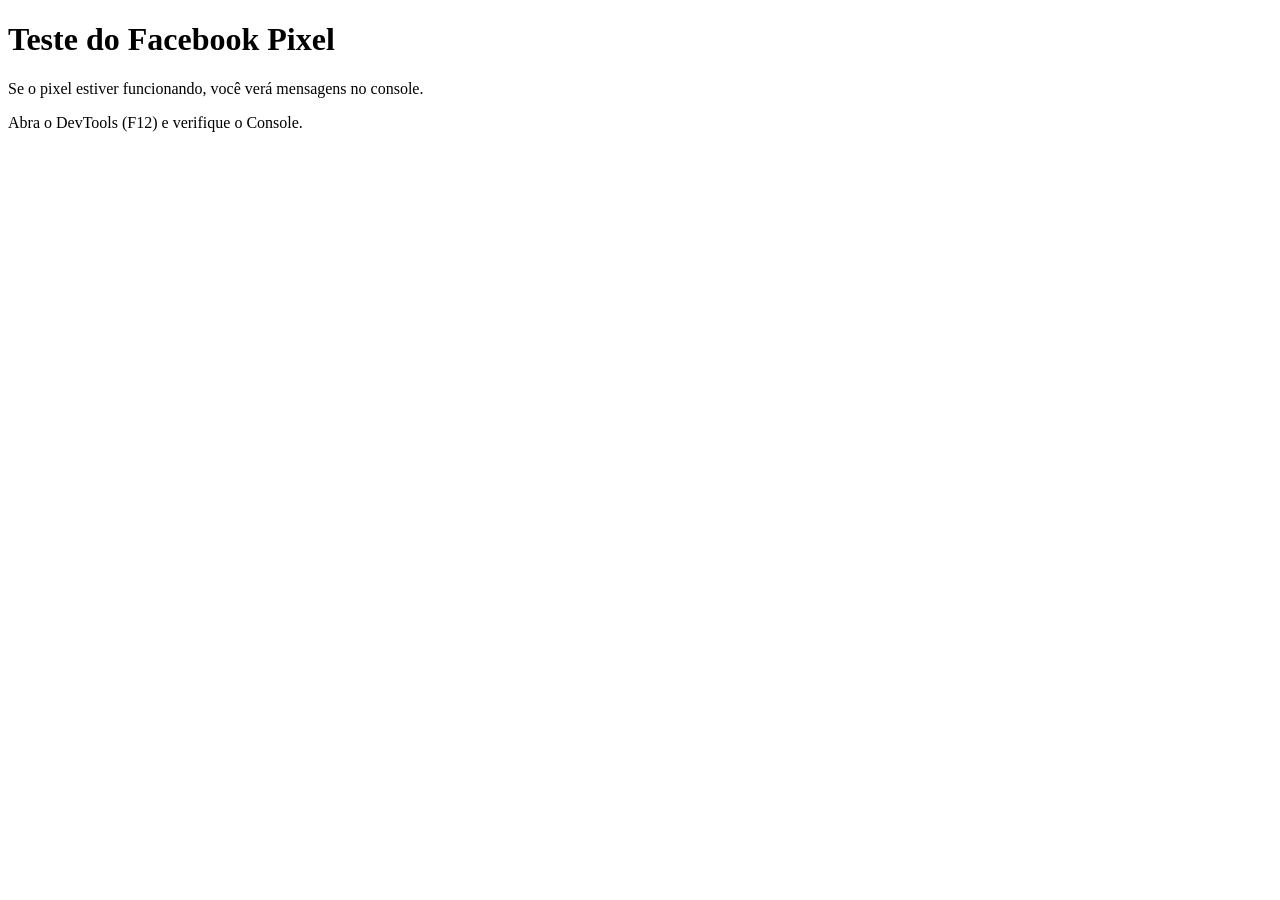
<file: test-pixel.html>
<!DOCTYPE html>
<html>
<head>
    <meta charset="UTF-8">
    <title>Teste Facebook Pixel - Fernanda Bento</title>

    <!-- Facebook Pixel Code (Direct Implementation) -->
    <script>
    console.log('🚀 TESTE: Loading Facebook Pixel Code...');
    !function(f,b,e,v,n,t,s)
    {if(f.fbq)return;n=f.fbq=function(){n.callMethod?
    n.callMethod.apply(n,arguments):n.queue.push(arguments)};
    if(!f._fbq)f._fbq=n;n.push=n;n.loaded=!0;n.version='2.0';
    n.queue=[];t=b.createElement(e);t.async=!0;
    t.src=v;s=b.getElementsByTagName(e)[0];
    s.parentNode.insertBefore(t,s)}(window, document,'script',
    'https://connect.facebook.net/en_US/fbevents.js');
    fbq('init', '1404272104748079');
    fbq('track', 'PageView');
    console.log('✅ TESTE: Facebook Pixel carregado!');
    console.log('✅ TESTE: Pixel ID 1404272104748079');
    </script>
    <noscript><img height="1" width="1" style="display:none"
    src="https://www.facebook.com/tr?id=1404272104748079&ev=PageView&noscript=1"
    /></noscript>
    <!-- End Facebook Pixel Code -->
</head>
<body>
    <h1>Teste do Facebook Pixel</h1>
    <p>Se o pixel estiver funcionando, você verá mensagens no console.</p>
    <p>Abra o DevTools (F12) e verifique o Console.</p>

    <script>
        console.log('📄 Página de teste carregada em:', new Date().toLocaleString('pt-BR'));
        console.log('🌐 Domínio:', window.location.hostname);
        console.log('📍 URL completa:', window.location.href);

        setTimeout(function() {
            console.group('🔍 Status do Facebook Pixel');
            console.log('fbq existe?', typeof fbq !== 'undefined');
            console.log('_fbq existe?', typeof _fbq !== 'undefined');

            if (typeof fbq !== 'undefined') {
                console.log('✅ Pixel funcionando!');
            } else {
                console.error('❌ Pixel NÃO carregou!');
            }
            console.groupEnd();
        }, 3000);
    </script>
</body>
</html>
</file>
<file: assets/css/styles.css>
/* ============================================
   LANDING PAGE ULTRA PREMIUM
   Design Minimalista de Alto Padrão
   Inspirado em: Apple, Stripe, Webflow
   ============================================ */

:root {
    /* Cores Vibrantes e Modernas */
    --pink: #EC4899;
    --pink-dark: #DB2777;
    --pink-light: #F9A8D4;
    --violet: #8B5CF6;
    --violet-dark: #7C3AED;
    --orange: #F97316;

    /* Neutros Profissionais */
    --gray-900: #111827;
    --gray-800: #1F2937;
    --gray-700: #374151;
    --gray-600: #4B5563;
    --gray-500: #6B7280;
    --gray-400: #9CA3AF;
    --gray-300: #D1D5DB;
    --gray-200: #E5E7EB;
    --gray-100: #F3F4F6;
    --gray-50: #F9FAFB;
    --white: #FFFFFF;

    /* Gradientes Sofisticados */
    --gradient-primary: linear-gradient(135deg, #EC4899 0%, #8B5CF6 100%);
    --gradient-hero: linear-gradient(135deg, #FDFCFB 0%, #F9FAFB 100%);

    /* Sombras Minimalistas */
    --shadow-sm: 0 1px 2px 0 rgba(0, 0, 0, 0.05);
    --shadow: 0 1px 3px 0 rgba(0, 0, 0, 0.1), 0 1px 2px 0 rgba(0, 0, 0, 0.06);
    --shadow-md: 0 4px 6px -1px rgba(0, 0, 0, 0.1), 0 2px 4px -1px rgba(0, 0, 0, 0.06);
    --shadow-lg: 0 10px 15px -3px rgba(0, 0, 0, 0.1), 0 4px 6px -2px rgba(0, 0, 0, 0.05);
    --shadow-xl: 0 20px 25px -5px rgba(0, 0, 0, 0.1), 0 10px 10px -5px rgba(0, 0, 0, 0.04);
    --shadow-2xl: 0 25px 50px -12px rgba(0, 0, 0, 0.25);

    /* Tipografia */
    --font-sans: 'Poppins', -apple-system, BlinkMacSystemFont, 'Segoe UI', sans-serif;
    --font-serif: 'Playfair Display', Georgia, serif;

    /* Espaçamento Sistema 8pt */
    --space-1: 0.25rem;
    --space-2: 0.5rem;
    --space-3: 0.75rem;
    --space-4: 1rem;
    --space-5: 1.25rem;
    --space-6: 1.5rem;
    --space-8: 2rem;
    --space-10: 2.5rem;
    --space-12: 3rem;
    --space-16: 4rem;
    --space-20: 5rem;
    --space-24: 6rem;
    --space-32: 8rem;

    /* Border Radius */
    --radius-sm: 0.375rem;
    --radius: 0.5rem;
    --radius-md: 0.75rem;
    --radius-lg: 1rem;
    --radius-xl: 1.5rem;
    --radius-2xl: 2rem;
    --radius-full: 9999px;

    /* Transitions */
    --transition: all 0.2s cubic-bezier(0.4, 0, 0.2, 1);
}

/* ============================================
   RESET
   ============================================ */
*, *::before, *::after {
    margin: 0;
    padding: 0;
    box-sizing: border-box;
}

html {
    scroll-behavior: smooth;
    font-size: 16px;
    -webkit-font-smoothing: antialiased;
    -moz-osx-font-smoothing: grayscale;
    text-rendering: optimizeLegibility;
}

body {
    font-family: var(--font-sans);
    color: var(--gray-800);
    background: var(--white);
    line-height: 1.7;
    font-size: 1.125rem;
}

img {
    max-width: 100%;
    height: auto;
    display: block;
}

a {
    text-decoration: none;
    color: inherit;
}

button {
    font-family: inherit;
    cursor: pointer;
    border: none;
    background: none;
}

/* ============================================
   UTILITIES
   ============================================ */
.container {
    max-width: 1200px;
    margin: 0 auto;
    padding: 0 var(--space-6);
}

@media (min-width: 768px) {
    .container {
        padding: 0 var(--space-8);
    }
}

.section-label {
    display: inline-block;
    font-size: 0.875rem;
    font-weight: 600;
    text-transform: uppercase;
    letter-spacing: 0.1em;
    color: var(--pink);
    margin-bottom: var(--space-4);
}

.section-title {
    font-family: var(--font-serif);
    font-size: clamp(2.5rem, 6vw, 4rem);
    font-weight: 700;
    color: var(--gray-900);
    line-height: 1.1;
    letter-spacing: -0.02em;
    margin-bottom: var(--space-6);
}

.section-description {
    font-size: 1.25rem;
    color: var(--gray-600);
    line-height: 1.7;
    max-width: 600px;
    margin: 0 auto;
}

.section-header {
    text-align: center;
    margin-bottom: var(--space-16);
}

/* ============================================
   HERO - MÁXIMO CONTRASTE
   ============================================ */
.hero {
    background: #FFFFFF;
    padding: var(--space-32) 0 var(--space-24);
    min-height: 100vh;
    display: flex;
    align-items: center;
    position: relative;
    overflow: hidden;
}

.hero-overlay {
    display: none;
}

.hero-content {
    position: relative;
    z-index: 10;
    text-align: center;
    max-width: 900px;
    margin: 0 auto;
}

.badge {
    display: inline-flex;
    align-items: center;
    gap: var(--space-2);
    background: var(--gray-100);
    color: var(--gray-900);
    padding: var(--space-2) var(--space-5);
    border-radius: var(--radius-full);
    font-size: 0.875rem;
    font-weight: 700;
    box-shadow: var(--shadow-sm);
    margin-bottom: var(--space-8);
    border: 1px solid var(--gray-300);
}

/* TÍTULO COM CONTRASTE MÁXIMO */
.hero-title {
    font-family: var(--font-serif);
    font-size: clamp(3rem, 8vw, 5.5rem);
    font-weight: 900;
    color: #000000;
    line-height: 1.1;
    letter-spacing: -0.03em;
    margin-bottom: var(--space-8);
}

/* Destaque em cor sólida com alto contraste */
.hero-title .highlight {
    color: var(--pink-dark);
    font-weight: 900;
}

.hero-subtitle {
    font-size: clamp(1.125rem, 2.5vw, 1.5rem);
    color: var(--gray-700);
    line-height: 1.7;
    max-width: 700px;
    margin: 0 auto var(--space-12);
    font-weight: 500;
}

.hero-features {
    display: flex;
    justify-content: center;
    flex-wrap: wrap;
    gap: var(--space-4);
    margin-bottom: var(--space-12);
}

.feature-item {
    display: flex;
    align-items: center;
    gap: var(--space-2);
    padding: var(--space-3) var(--space-6);
    background: var(--white);
    border: 1px solid var(--gray-200);
    border-radius: var(--radius-full);
    font-size: 1rem;
    font-weight: 500;
    color: var(--gray-700);
    box-shadow: var(--shadow-sm);
    transition: var(--transition);
}

.feature-item:hover {
    box-shadow: var(--shadow-md);
    transform: translateY(-2px);
    border-color: var(--pink);
}

.feature-item .icon {
    width: 20px;
    height: 20px;
    color: var(--pink);
}

/* CTA Box Ultra Clean */
.cta-box {
    background: var(--white);
    padding: var(--space-12);
    border-radius: var(--radius-2xl);
    box-shadow: var(--shadow-2xl);
    max-width: 550px;
    margin: 0 auto;
    border: 1px solid var(--gray-200);
}

.price-box {
    text-align: center;
    margin-bottom: var(--space-8);
    padding-bottom: var(--space-6);
    border-bottom: 1px solid var(--gray-200);
}

.price-label {
    font-size: 0.9375rem;
    color: var(--gray-500);
    text-decoration: line-through;
    margin-bottom: var(--space-3);
}

.price {
    display: flex;
    align-items: flex-start;
    justify-content: center;
    gap: 0.25rem;
    margin-bottom: var(--space-3);
}

.currency,
.cents {
    font-size: 2rem;
    font-weight: 700;
    color: var(--gray-900);
    margin-top: 0.5rem;
}

.amount {
    font-size: 5rem;
    font-weight: 800;
    color: var(--gray-900);
    line-height: 1;
    font-family: var(--font-serif);
}

.installment {
    font-size: 1rem;
    color: var(--gray-600);
    font-weight: 500;
}

/* Botão Premium Minimalista */
.cta-button {
    display: flex;
    align-items: center;
    justify-content: center;
    gap: var(--space-3);
    width: 100%;
    background: var(--gradient-primary);
    color: var(--white);
    padding: var(--space-6) var(--space-10);
    border-radius: var(--radius-xl);
    font-size: 1.125rem;
    font-weight: 600;
    box-shadow: var(--shadow-lg);
    transition: var(--transition);
    margin-bottom: var(--space-4);
}

.cta-button:hover {
    transform: translateY(-2px);
    box-shadow: var(--shadow-xl);
}

.cta-button .arrow {
    width: 20px;
    height: 20px;
    transition: var(--transition);
}

.cta-button:hover .arrow {
    transform: translateX(4px);
}

.pulse {
    animation: pulse 3s ease-in-out infinite;
}

@keyframes pulse {
    0%, 100% { box-shadow: var(--shadow-lg); }
    50% { box-shadow: 0 0 0 8px rgba(236, 72, 153, 0.1), var(--shadow-xl); }
}

.security-text {
    font-size: 0.875rem;
    color: var(--gray-500);
    text-align: center;
}

.scroll-indicator {
    position: absolute;
    bottom: var(--space-12);
    left: 50%;
    transform: translateX(-50%);
    color: var(--gray-400);
    font-size: 0.875rem;
    animation: bounce 2s infinite;
}

.arrow-down {
    width: 24px;
    height: 24px;
    margin-top: var(--space-2);
}

@keyframes bounce {
    0%, 100% { transform: translateX(-50%) translateY(0); }
    50% { transform: translateX(-50%) translateY(8px); }
}

/* ============================================
   SOCIAL PROOF
   ============================================ */
.social-proof {
    padding: var(--space-20) 0;
    background: var(--white);
}

.stats {
    display: grid;
    grid-template-columns: repeat(auto-fit, minmax(250px, 1fr));
    gap: var(--space-8);
}

.stat-item {
    text-align: center;
    padding: var(--space-10);
    background: var(--gray-50);
    border-radius: var(--radius-xl);
    border: 1px solid var(--gray-200);
    transition: var(--transition);
}

.stat-item:hover {
    transform: translateY(-4px);
    box-shadow: var(--shadow-lg);
    border-color: var(--pink);
}

.stat-number {
    font-family: var(--font-serif);
    font-size: 3.5rem;
    font-weight: 800;
    background: var(--gradient-primary);
    -webkit-background-clip: text;
    -webkit-text-fill-color: transparent;
    background-clip: text;
    margin-bottom: var(--space-3);
    line-height: 1;
}

.stat-label {
    font-size: 1rem;
    color: var(--gray-600);
    font-weight: 500;
}

/* ============================================
   ABOUT INSTRUCTOR
   ============================================ */
.about-instructor {
    padding: var(--space-32) 0;
    background: var(--gray-50);
}

.about-content {
    display: grid;
    grid-template-columns: 1fr 1.5fr;
    gap: var(--space-16);
    align-items: center;
}

.about-image {
    position: relative;
}

.image-placeholder {
    width: 100%;
    max-width: 450px;
    aspect-ratio: 1;
    border-radius: var(--radius-2xl);
    overflow: hidden;
    box-shadow: var(--shadow-2xl);
    margin: 0 auto;
    border: 4px solid var(--white);
}

.image-placeholder svg,
.image-placeholder img {
    width: 100%;
    height: 100%;
    object-fit: cover;
}

.instagram-badge {
    position: absolute;
    bottom: var(--space-8);
    left: 50%;
    transform: translateX(-50%);
    background: var(--white);
    padding: var(--space-4) var(--space-6);
    border-radius: var(--radius-full);
    box-shadow: var(--shadow-xl);
    display: flex;
    align-items: center;
    gap: var(--space-2);
    font-weight: 600;
    color: var(--gray-800);
    border: 1px solid var(--gray-200);
    transition: var(--transition);
}

.instagram-badge:hover {
    transform: translateX(-50%) translateY(-4px);
    box-shadow: var(--shadow-2xl);
}

.instagram-badge svg {
    width: 20px;
    height: 20px;
    color: var(--pink);
}

.about-text .subtitle {
    font-size: 1.25rem;
    color: var(--pink);
    font-weight: 600;
    margin-bottom: var(--space-4);
}

.description {
    font-size: 1.125rem;
    color: var(--gray-600);
    line-height: 1.8;
    margin-bottom: var(--space-10);
}

.highlights {
    display: flex;
    flex-direction: column;
    gap: var(--space-6);
    margin-bottom: var(--space-10);
}

.highlight-item {
    display: flex;
    gap: var(--space-4);
    padding: var(--space-6);
    background: var(--white);
    border-radius: var(--radius-lg);
    border: 1px solid var(--gray-200);
    transition: var(--transition);
}

.highlight-item:hover {
    box-shadow: var(--shadow-md);
    transform: translateX(8px);
}

.highlight-icon {
    font-size: 2.5rem;
    flex-shrink: 0;
}

.highlight-item strong {
    display: block;
    font-size: 1.125rem;
    color: var(--gray-900);
    margin-bottom: var(--space-2);
    font-weight: 600;
}

.highlight-item p {
    color: var(--gray-600);
    line-height: 1.6;
}

.quote {
    background: var(--gradient-primary);
    color: var(--white);
    padding: var(--space-10);
    border-radius: var(--radius-xl);
    font-style: italic;
    font-size: 1.125rem;
    line-height: 1.8;
    box-shadow: var(--shadow-lg);
    border-left: 4px solid rgba(255,255,255,0.3);
}

/* ============================================
   COURSE CONTENT
   ============================================ */
.course-content {
    padding: var(--space-32) 0;
    background: var(--gray-50);
}

.modules-grid {
    display: grid;
    grid-template-columns: repeat(auto-fit, minmax(320px, 1fr));
    gap: var(--space-8);
}

.module-card {
    background: var(--white);
    padding: var(--space-10);
    border-radius: var(--radius-xl);
    border: 1px solid var(--gray-200);
    transition: var(--transition);
    position: relative;
}

.module-card::before {
    content: '';
    position: absolute;
    top: 0;
    left: 0;
    right: 0;
    height: 4px;
    background: var(--gradient-primary);
    border-radius: var(--radius-xl) var(--radius-xl) 0 0;
    transform: scaleX(0);
    transition: var(--transition);
}

.module-card:hover {
    transform: translateY(-8px);
    box-shadow: var(--shadow-xl);
    border-color: var(--pink);
}

.module-card:hover::before {
    transform: scaleX(1);
}

.module-number {
    position: absolute;
    top: var(--space-6);
    right: var(--space-6);
    width: 48px;
    height: 48px;
    background: var(--gray-100);
    border-radius: var(--radius-full);
    display: flex;
    align-items: center;
    justify-content: center;
    font-weight: 700;
    color: var(--pink);
    font-size: 1.125rem;
    border: 2px solid var(--gray-200);
}

.module-icon {
    font-size: 3rem;
    margin-bottom: var(--space-4);
}

.module-title {
    font-family: var(--font-serif);
    font-size: 1.75rem;
    font-weight: 700;
    color: var(--gray-900);
    margin-bottom: var(--space-4);
    line-height: 1.3;
}

.module-description {
    color: var(--gray-600);
    line-height: 1.7;
}

/* ============================================
   BENEFITS
   ============================================ */
.benefits {
    padding: var(--space-32) 0;
    background: var(--white);
}

.benefits-grid {
    display: grid;
    grid-template-columns: repeat(auto-fit, minmax(300px, 1fr));
    gap: var(--space-8);
}

.benefit-card {
    text-align: center;
    padding: var(--space-10);
    background: var(--gray-50);
    border-radius: var(--radius-xl);
    border: 1px solid var(--gray-200);
    transition: var(--transition);
}

.benefit-card:hover {
    transform: translateY(-8px);
    box-shadow: var(--shadow-lg);
    background: var(--white);
    border-color: var(--pink);
}

.benefit-icon {
    font-size: 3.5rem;
    margin-bottom: var(--space-6);
}

.benefit-card h3 {
    font-size: 1.5rem;
    font-weight: 700;
    color: var(--gray-900);
    margin-bottom: var(--space-3);
}

.benefit-card p {
    color: var(--gray-600);
    line-height: 1.7;
}

/* ============================================
   BONUS
   ============================================ */
.bonus {
    padding: var(--space-32) 0;
    background: var(--gray-50);
}

.bonus-content {
    max-width: 900px;
    margin: 0 auto;
}

.bonus-header {
    text-align: center;
    margin-bottom: var(--space-16);
}

.bonus-badge {
    display: inline-block;
    background: linear-gradient(135deg, #F97316 0%, #EC4899 100%);
    color: var(--white);
    padding: var(--space-4) var(--space-8);
    border-radius: var(--radius-full);
    font-weight: 600;
    font-size: 1.125rem;
    margin-bottom: var(--space-6);
    box-shadow: var(--shadow-lg);
}

.bonus-header h2 {
    font-family: var(--font-serif);
    font-size: clamp(2.5rem, 5vw, 3.5rem);
    color: var(--gray-900);
}

.bonus-items {
    display: flex;
    flex-direction: column;
    gap: var(--space-4);
}

.bonus-item {
    display: flex;
    gap: var(--space-6);
    padding: var(--space-8);
    background: var(--white);
    border-radius: var(--radius-lg);
    border: 1px solid var(--gray-200);
    transition: var(--transition);
}

.bonus-item:hover {
    transform: translateX(8px);
    box-shadow: var(--shadow-md);
    border-color: var(--pink);
}

.bonus-check {
    width: 52px;
    height: 52px;
    background: var(--gradient-primary);
    color: var(--white);
    border-radius: var(--radius-full);
    display: flex;
    align-items: center;
    justify-content: center;
    font-size: 1.5rem;
    font-weight: 700;
    flex-shrink: 0;
    box-shadow: var(--shadow-sm);
}

.bonus-text strong {
    display: block;
    font-size: 1.25rem;
    color: var(--gray-900);
    margin-bottom: var(--space-2);
    font-weight: 600;
}

.bonus-text span {
    color: var(--gray-600);
    line-height: 1.6;
}

/* ============================================
   FOR WHO
   ============================================ */
.for-who {
    padding: var(--space-32) 0;
    background: var(--white);
}

.for-who-grid {
    display: grid;
    grid-template-columns: repeat(auto-fit, minmax(400px, 1fr));
    gap: var(--space-10);
    max-width: 1000px;
    margin: 0 auto;
}

.for-who-card {
    padding: var(--space-10);
    background: var(--gray-50);
    border-radius: var(--radius-xl);
    border: 2px solid var(--gray-200);
    transition: var(--transition);
}

.for-who-card:hover {
    transform: translateY(-8px);
    box-shadow: var(--shadow-lg);
}

.for-who-card.yes {
    border-color: var(--pink);
    background: linear-gradient(135deg, rgba(236,72,153,0.03) 0%, rgba(139,92,246,0.03) 100%);
}

.for-who-card.no {
    border-color: var(--gray-300);
}

.card-icon {
    font-size: 4rem;
    margin-bottom: var(--space-6);
}

.for-who-card h3 {
    font-family: var(--font-serif);
    font-size: 1.75rem;
    font-weight: 700;
    color: var(--gray-900);
    margin-bottom: var(--space-8);
}

.for-who-card ul {
    list-style: none;
    display: flex;
    flex-direction: column;
    gap: var(--space-4);
}

.for-who-card li {
    position: relative;
    padding-left: var(--space-8);
    color: var(--gray-700);
    line-height: 1.6;
}

.for-who-card li::before {
    content: '→';
    position: absolute;
    left: 0;
    color: var(--pink);
    font-weight: 700;
    font-size: 1.25rem;
}

/* ============================================
   FAQ
   ============================================ */
.faq {
    padding: var(--space-32) 0;
    background: var(--gray-50);
}

.faq-list {
    max-width: 900px;
    margin: 0 auto;
}

.faq-item {
    background: var(--white);
    border: 1px solid var(--gray-200);
    border-radius: var(--radius-lg);
    margin-bottom: var(--space-4);
    overflow: hidden;
    transition: var(--transition);
}

.faq-item:hover,
.faq-item.active {
    border-color: var(--pink);
    box-shadow: var(--shadow-sm);
}

.faq-question {
    width: 100%;
    display: flex;
    justify-content: space-between;
    align-items: center;
    padding: var(--space-6);
    text-align: left;
    font-size: 1.125rem;
    font-weight: 600;
    color: var(--gray-900);
    cursor: pointer;
    transition: var(--transition);
}

.faq-question:hover {
    color: var(--pink);
}

.faq-icon {
    width: 24px;
    height: 24px;
    color: var(--pink);
    flex-shrink: 0;
    transition: var(--transition);
}

.faq-item.active .faq-icon {
    transform: rotate(180deg);
}

.faq-answer {
    max-height: 0;
    overflow: hidden;
    transition: max-height 0.3s ease-out;
}

.faq-item.active .faq-answer {
    max-height: 500px;
}

.faq-answer p {
    padding: 0 var(--space-6) var(--space-6);
    color: var(--gray-600);
    line-height: 1.7;
}

/* ============================================
   FINAL CTA
   ============================================ */
.final-cta {
    padding: var(--space-32) 0;
    background: var(--gray-900);
    color: var(--white);
}

.cta-content {
    display: grid;
    grid-template-columns: 1fr 1fr;
    gap: var(--space-16);
    align-items: center;
}

.cta-text h2 {
    font-family: var(--font-serif);
    font-size: clamp(2.5rem, 5vw, 4rem);
    margin-bottom: var(--space-6);
    line-height: 1.1;
}

.cta-text p {
    font-size: 1.25rem;
    color: var(--gray-300);
    margin-bottom: var(--space-8);
    line-height: 1.7;
}

.cta-features {
    display: grid;
    grid-template-columns: repeat(2, 1fr);
    gap: var(--space-4);
}

.cta-feature {
    font-size: 1rem;
    font-weight: 500;
}

.cta-box-final {
    background: var(--white);
    padding: var(--space-10);
    border-radius: var(--radius-2xl);
    box-shadow: var(--shadow-2xl);
}

.price-highlight {
    text-align: center;
    margin-bottom: var(--space-8);
    padding-bottom: var(--space-6);
    border-bottom: 1px solid var(--gray-200);
}

.old-price {
    font-size: 1rem;
    color: var(--gray-500);
    text-decoration: line-through;
    margin-bottom: var(--space-2);
}

.current-price {
    margin-bottom: var(--space-6);
}

.price-text {
    font-size: 0.875rem;
    color: var(--gray-600);
    margin-bottom: var(--space-3);
}

.price-value {
    display: flex;
    align-items: flex-start;
    justify-content: center;
    gap: 0.25rem;
    margin-bottom: var(--space-2);
}

.price-value .currency,
.price-value .cents {
    font-size: 2rem;
    font-weight: 700;
    color: var(--gray-900);
    margin-top: 0.5rem;
}

.price-value .amount {
    font-size: 5rem;
    font-weight: 800;
    color: var(--gray-900);
    line-height: 1;
    font-family: var(--font-serif);
}

.installment-text {
    font-size: 1rem;
    color: var(--gray-600);
    font-weight: 500;
}

.cta-button-final {
    display: flex;
    align-items: center;
    justify-content: center;
    gap: var(--space-3);
    width: 100%;
    background: var(--gradient-primary);
    color: var(--white);
    padding: var(--space-6) var(--space-10);
    border-radius: var(--radius-xl);
    font-size: 1.125rem;
    font-weight: 600;
    box-shadow: var(--shadow-lg);
    transition: var(--transition);
    margin-bottom: var(--space-6);
}

.cta-button-final:hover {
    transform: translateY(-2px);
    box-shadow: var(--shadow-xl);
}

.cta-button-final .arrow {
    width: 20px;
    height: 20px;
    transition: var(--transition);
}

.cta-button-final:hover .arrow {
    transform: translateX(4px);
}

.security-badges {
    display: flex;
    justify-content: space-around;
    gap: var(--space-4);
}

.badge-item {
    display: flex;
    flex-direction: column;
    align-items: center;
    gap: var(--space-2);
    font-size: 0.75rem;
    color: var(--gray-600);
    text-align: center;
    font-weight: 500;
}

.badge-item svg {
    width: 28px;
    height: 28px;
    color: var(--pink);
}

/* ============================================
   FOOTER
   ============================================ */
.footer {
    background: var(--gray-900);
    color: var(--gray-300);
    padding: var(--space-20) 0 var(--space-10);
}

.footer-content {
    display: grid;
    grid-template-columns: repeat(auto-fit, minmax(250px, 1fr));
    gap: var(--space-12);
    margin-bottom: var(--space-12);
}

.footer-brand h3 {
    font-family: var(--font-serif);
    font-size: 1.5rem;
    margin-bottom: var(--space-4);
    background: var(--gradient-primary);
    -webkit-background-clip: text;
    -webkit-text-fill-color: transparent;
    background-clip: text;
}

.footer-brand p {
    line-height: 1.6;
}

.footer-links h4 {
    font-size: 1rem;
    margin-bottom: var(--space-4);
    color: var(--white);
    font-weight: 600;
}

.footer-links a {
    display: flex;
    align-items: center;
    gap: var(--space-2);
    margin-bottom: var(--space-3);
    transition: var(--transition);
}

.footer-links a:hover {
    color: var(--pink);
    transform: translateX(4px);
}

.footer-links svg {
    width: 18px;
    height: 18px;
}

.footer-info h4 {
    font-size: 1rem;
    margin-bottom: var(--space-4);
    color: var(--white);
    font-weight: 600;
}

.footer-info p {
    font-size: 0.875rem;
    line-height: 1.6;
    color: var(--gray-400);
}

.footer-bottom {
    text-align: center;
    padding-top: var(--space-8);
    border-top: 1px solid var(--gray-800);
}

.footer-bottom p {
    font-size: 0.875rem;
    color: var(--gray-500);
}

/* ============================================
   RESPONSIVE
   ============================================ */
@media (max-width: 1024px) {
    .about-content,
    .cta-content {
        grid-template-columns: 1fr;
        gap: var(--space-12);
    }

    .cta-text {
        text-align: center;
    }

    .gallery-grid {
        grid-template-columns: repeat(2, 1fr);
    }
}

@media (max-width: 768px) {
    .hero {
        padding: var(--space-24) 0 var(--space-16);
    }

    .hero-features {
        flex-direction: column;
        align-items: stretch;
    }

    .modules-grid,
    .benefits-grid,
    .for-who-grid,
    .gallery-grid {
        grid-template-columns: 1fr;
    }

    .stats {
        grid-template-columns: 1fr;
    }

    .footer-content {
        grid-template-columns: 1fr;
        text-align: center;
    }

    .footer-links a {
        justify-content: center;
    }

    .cta-features {
        grid-template-columns: 1fr;
    }
}
</file>
